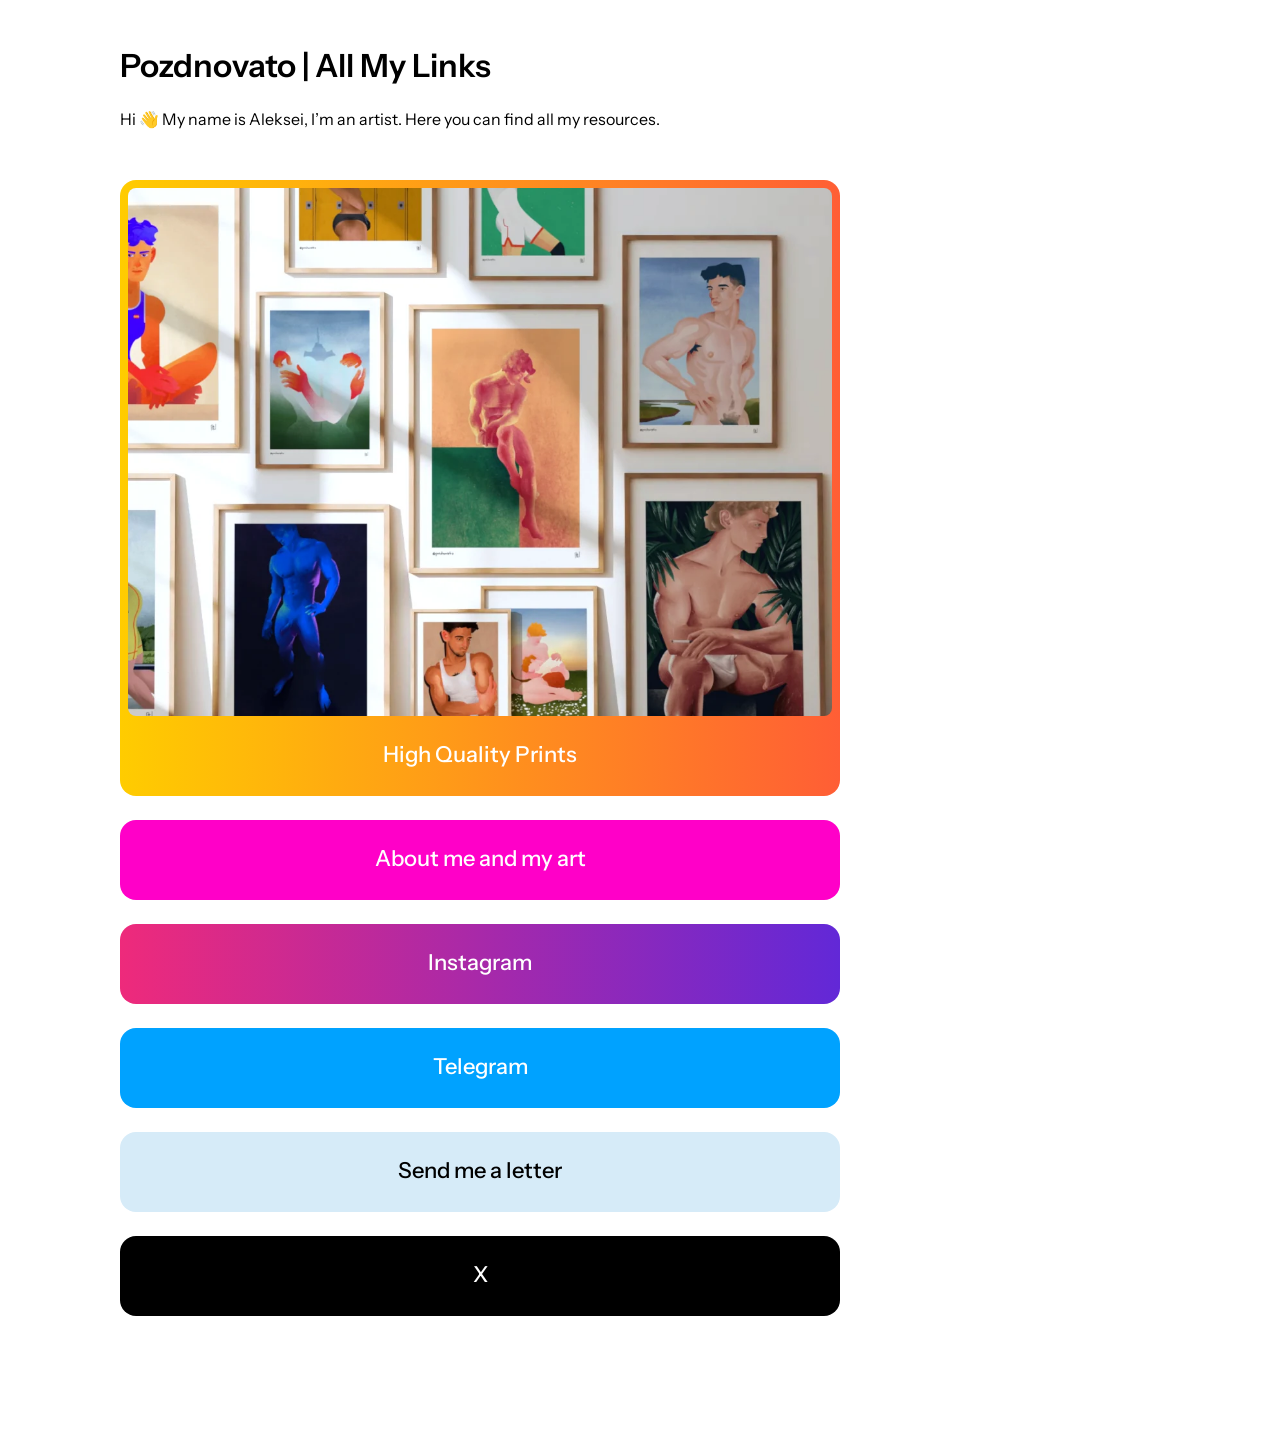
<file: index.html>
<!DOCTYPE html>
<html lang="en">
<head>
<meta charset="utf-8"/>
<title>Pozdnovato | All My Links</title>
<meta content="width=device-width, initial-scale=1" name="viewport"/>
<link href="/assets/css/style.css?v=8a0341d9" rel="stylesheet" type="text/css"/>
<link href="/assets/images/favicon.ico" rel="shortcut icon" type="image/x-icon"/>
<link href="/assets/images/webclip.png" rel="apple-touch-icon"/>
</head>
<body>
<div class="page page--links" id="top">

  <header class="hero about-hero">
    <div class="name-row reveal">
      <h1 class="name">Pozdnovato | All My Links</h1>
    </div>
    <div class="bio rich-text reveal">
      <p>Hi 👋 My name is Aleksei, I’m an artist. Here you can find all my resources.</p>
    </div>
  </header>

  <nav class="about-links">
    <a href="https://www.therainbowcollective.co/collections/aleksei-pozdnovato" class="about-link about-link--image reveal" style="--pill-bg: linear-gradient(to right, #ffcc00, #ff5e35); --pill-fg: #ffffff" target="_blank" rel="noopener"><img class="about-link-image" src="/assets/images/notion-link-f3bf7a3e1ff0.webp" alt="" loading="lazy" decoding="async"/><span class="about-link-label">High Quality Prints</span></a>
    <a href="https://theramblepress.substack.com/p/aleksei-pozdnovato" class="about-link reveal" style="--pill-bg: #ff00c8; --pill-fg: #ffffff" target="_blank" rel="noopener">About me and my art</a>
    <a href="https://www.instagram.com/pozdnovato/" class="about-link reveal" style="--pill-bg: linear-gradient(to right, #ee2a7b, #6228d7); --pill-fg: #ffffff" target="_blank" rel="noopener">Instagram</a>
    <a href="https://t.me/pozdnovato_o" class="about-link reveal" style="--pill-bg: #00a2ff; --pill-fg: #ffffff" target="_blank" rel="noopener">Telegram</a>
    <a href="mailto:pzdnovato@gmail.com" class="about-link reveal" style="--pill-bg: #d6ebf8; --pill-fg: #000000">Send me a letter</a>
    <a href="https://x.com/pozdnovato" class="about-link reveal" style="--pill-bg: #000000; --pill-fg: #ffffff" target="_blank" rel="noopener">X</a>
  </nav>

</div>
<script src="/assets/js/main.js?v=acf08a41" defer></script>
</body>
</html>
</file>
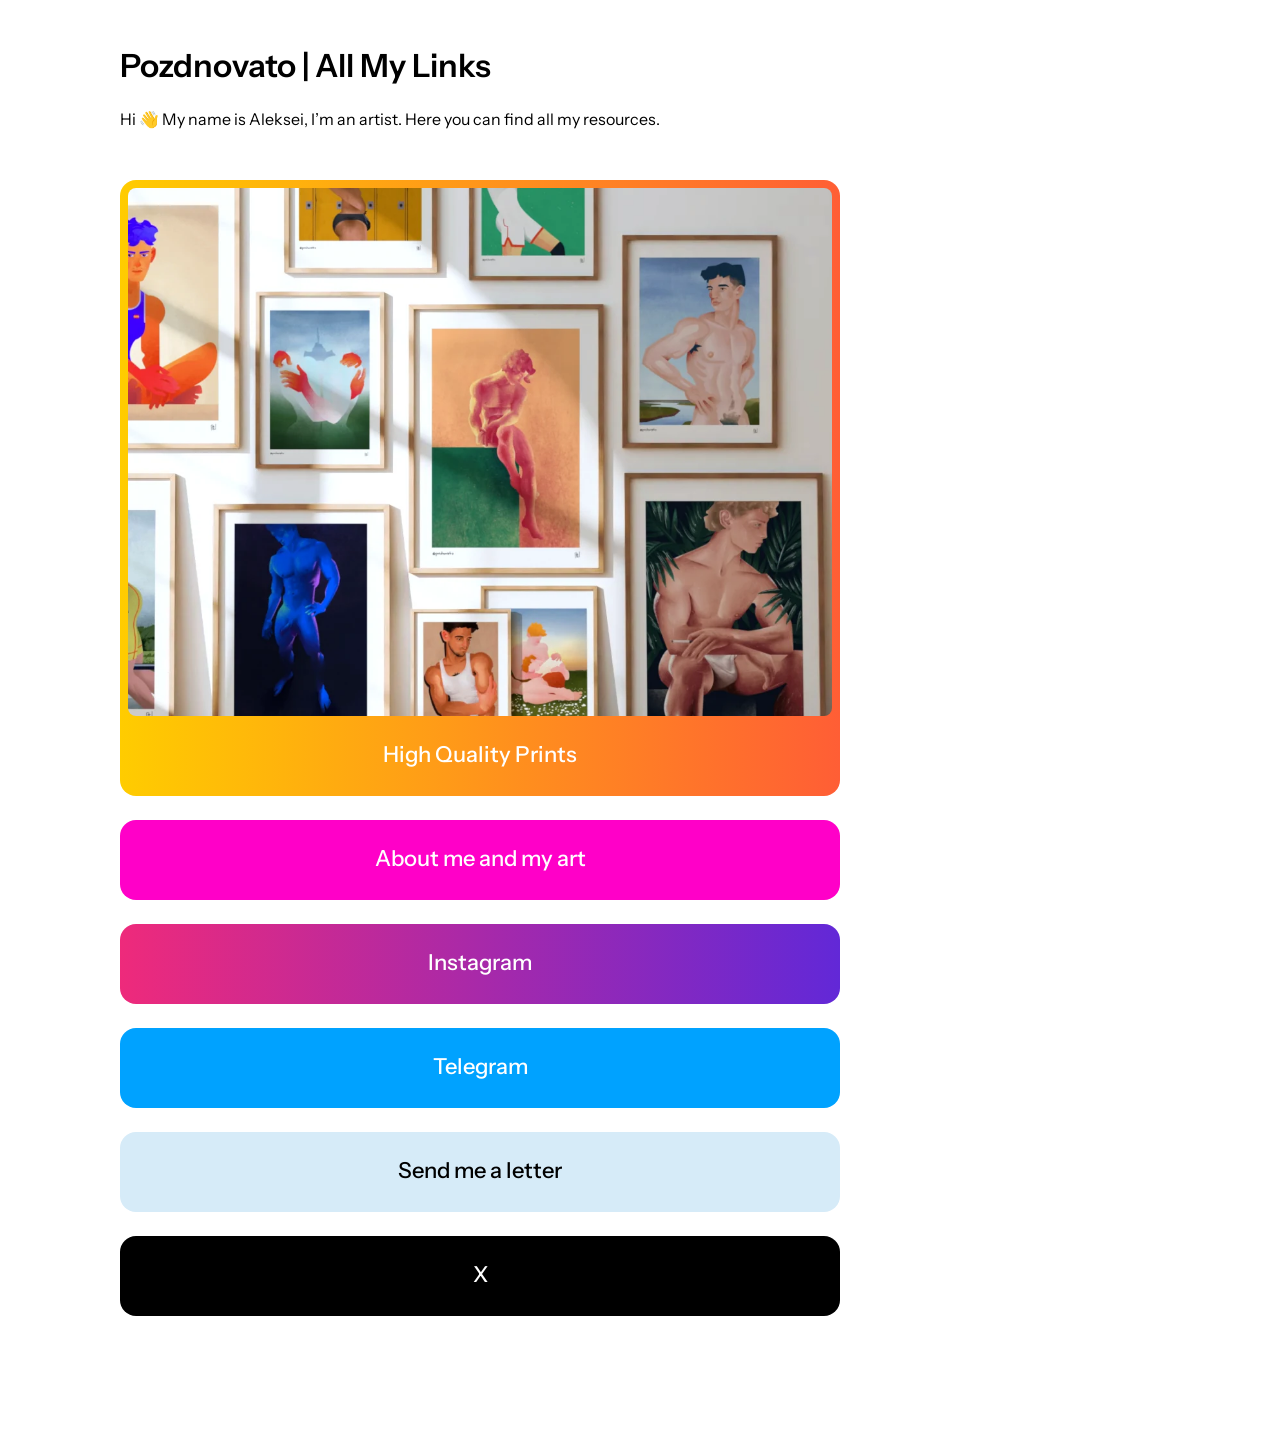
<file: about.html>
<!DOCTYPE html>
<html lang="en">
<head>
<meta charset="utf-8"/>
<title>Redirecting&hellip;</title>
<meta http-equiv="refresh" content="0; url=/"/>
<link rel="canonical" href="/"/>
<script>location.replace("/");</script>
</head>
<body><a href="/">Continue</a></body>
</html>
</file>
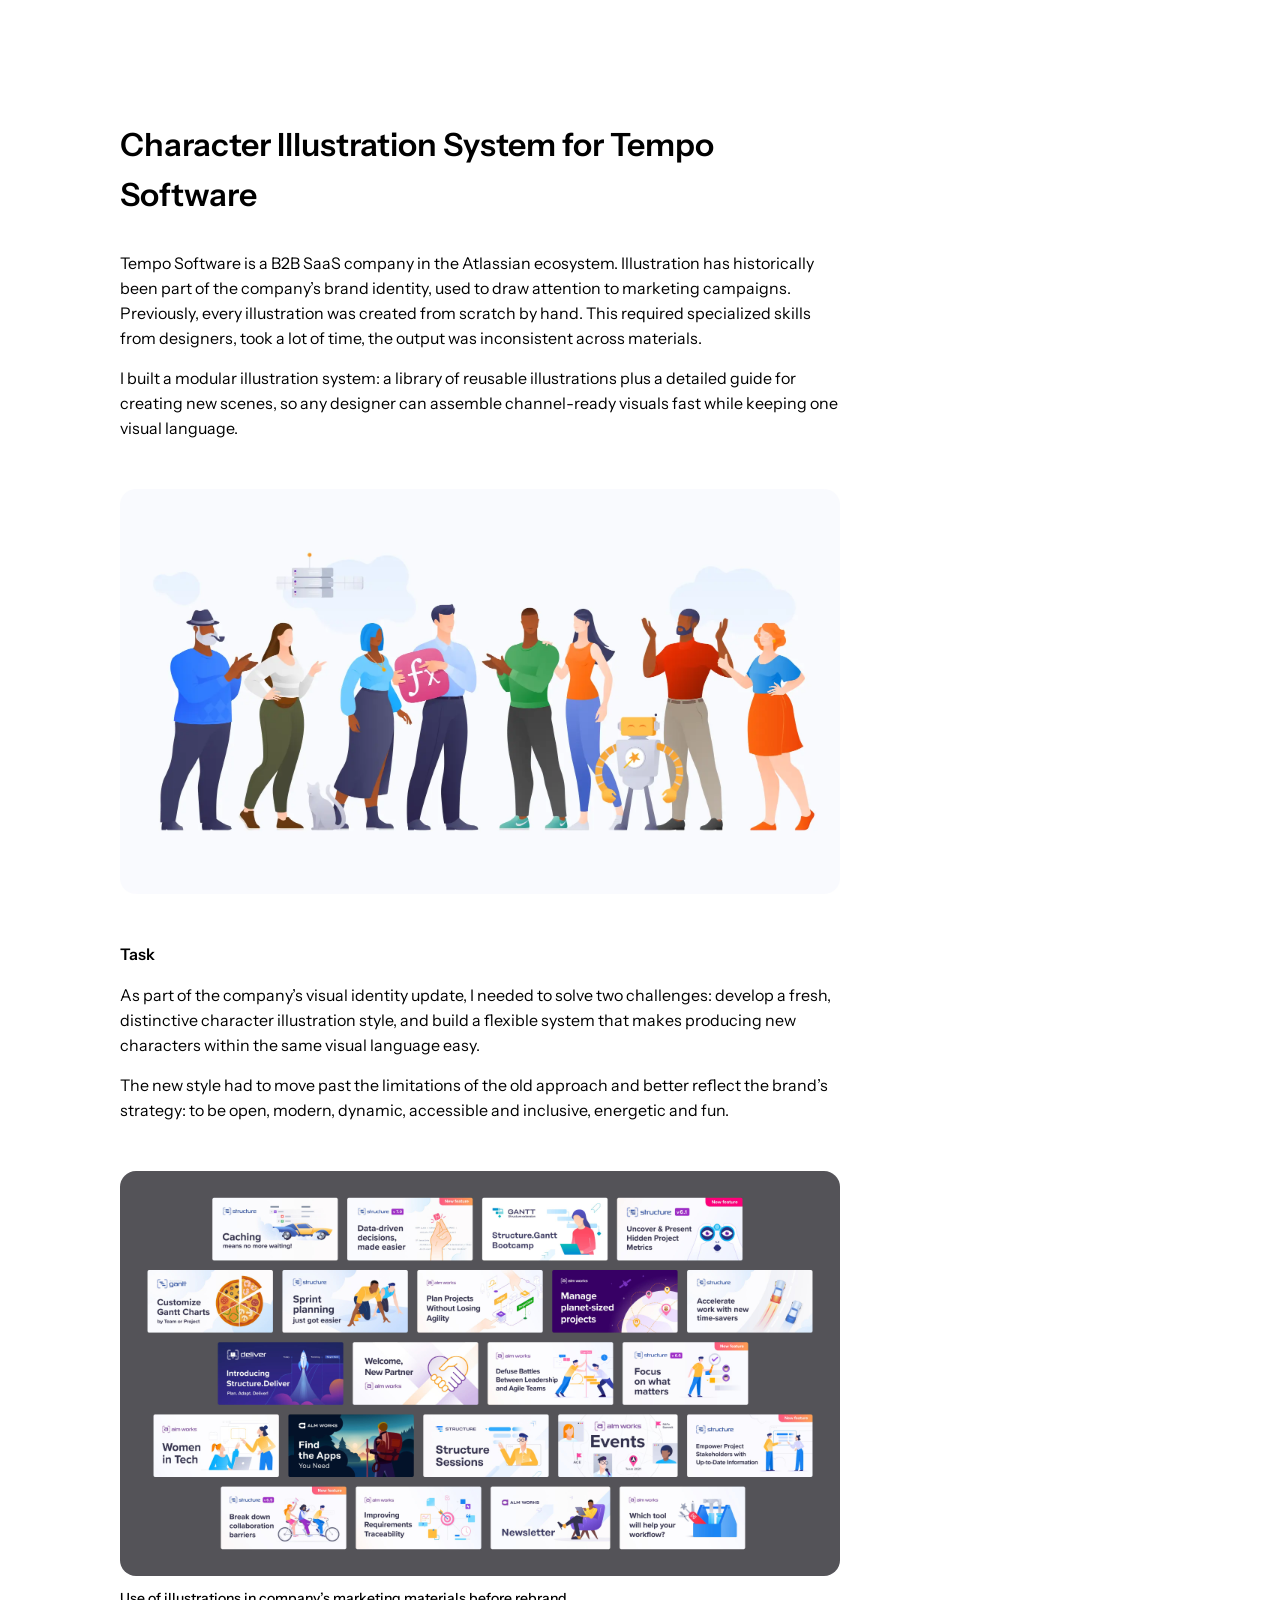
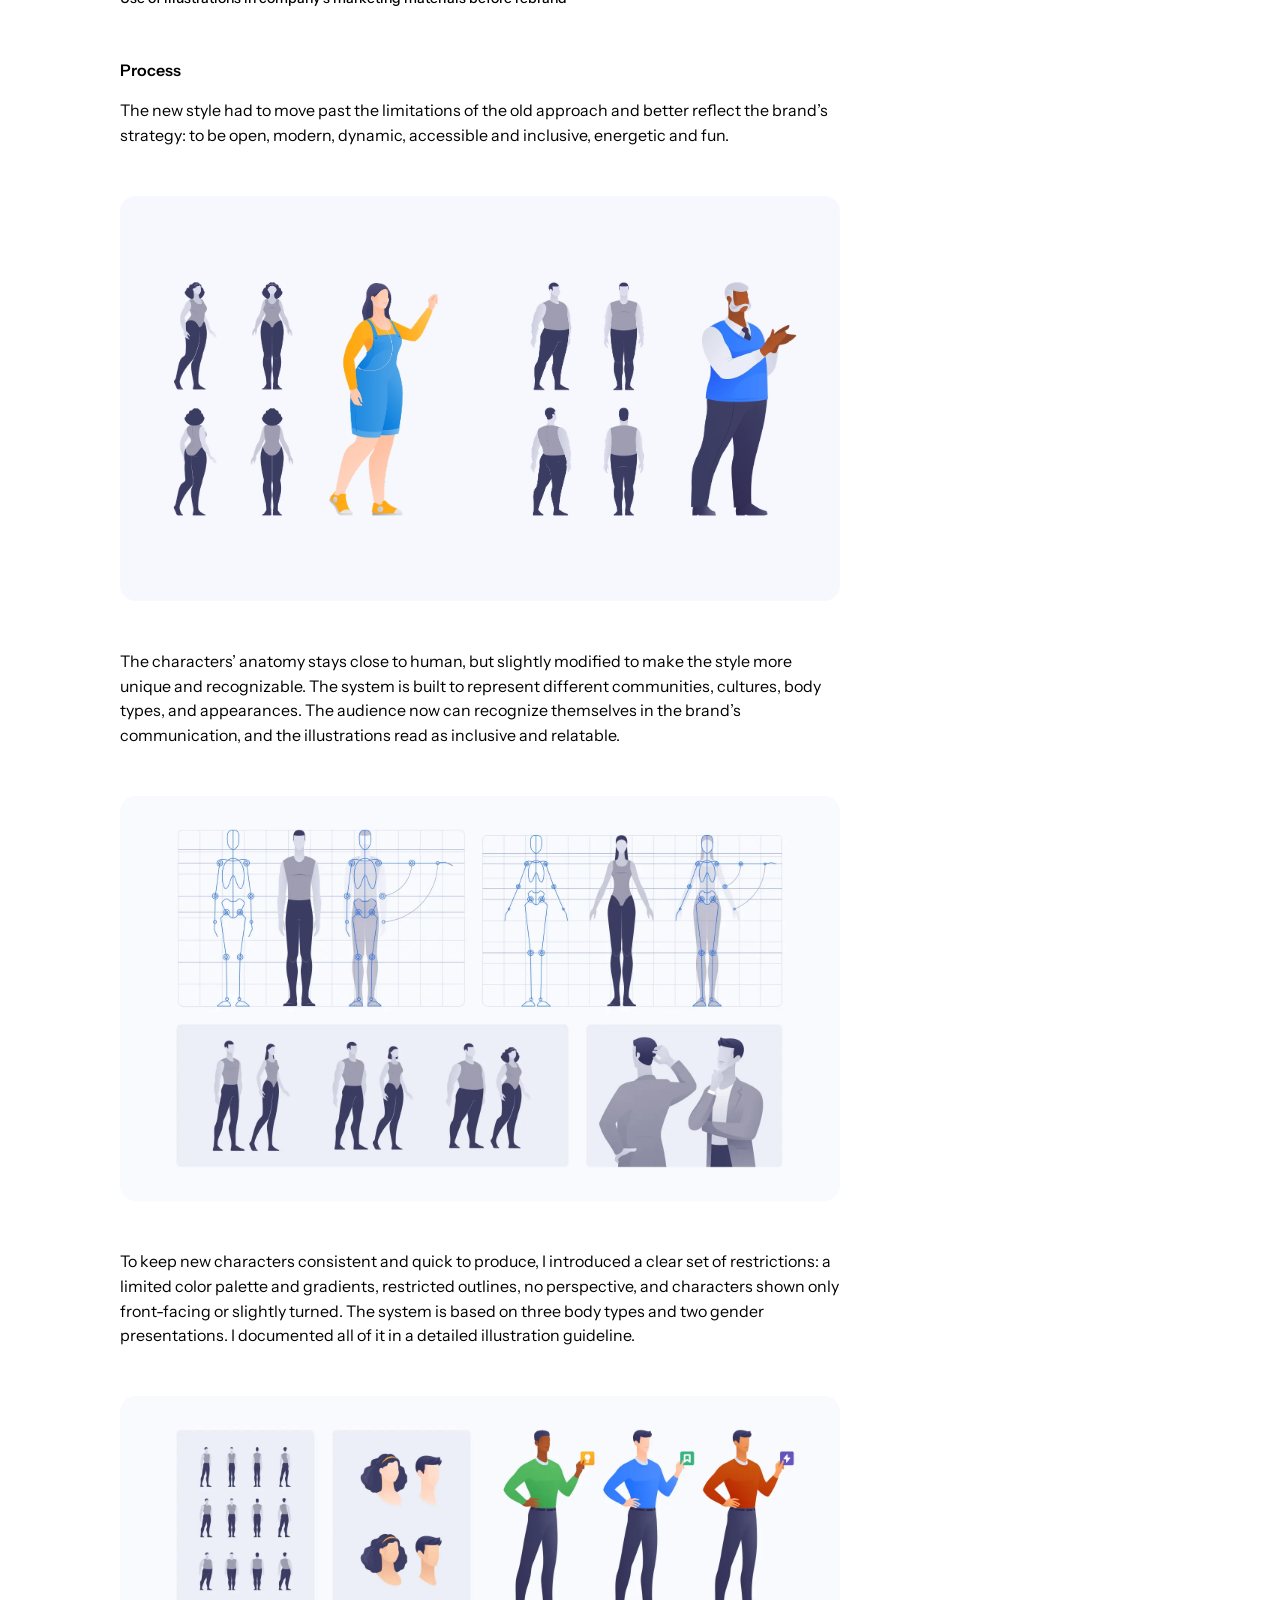
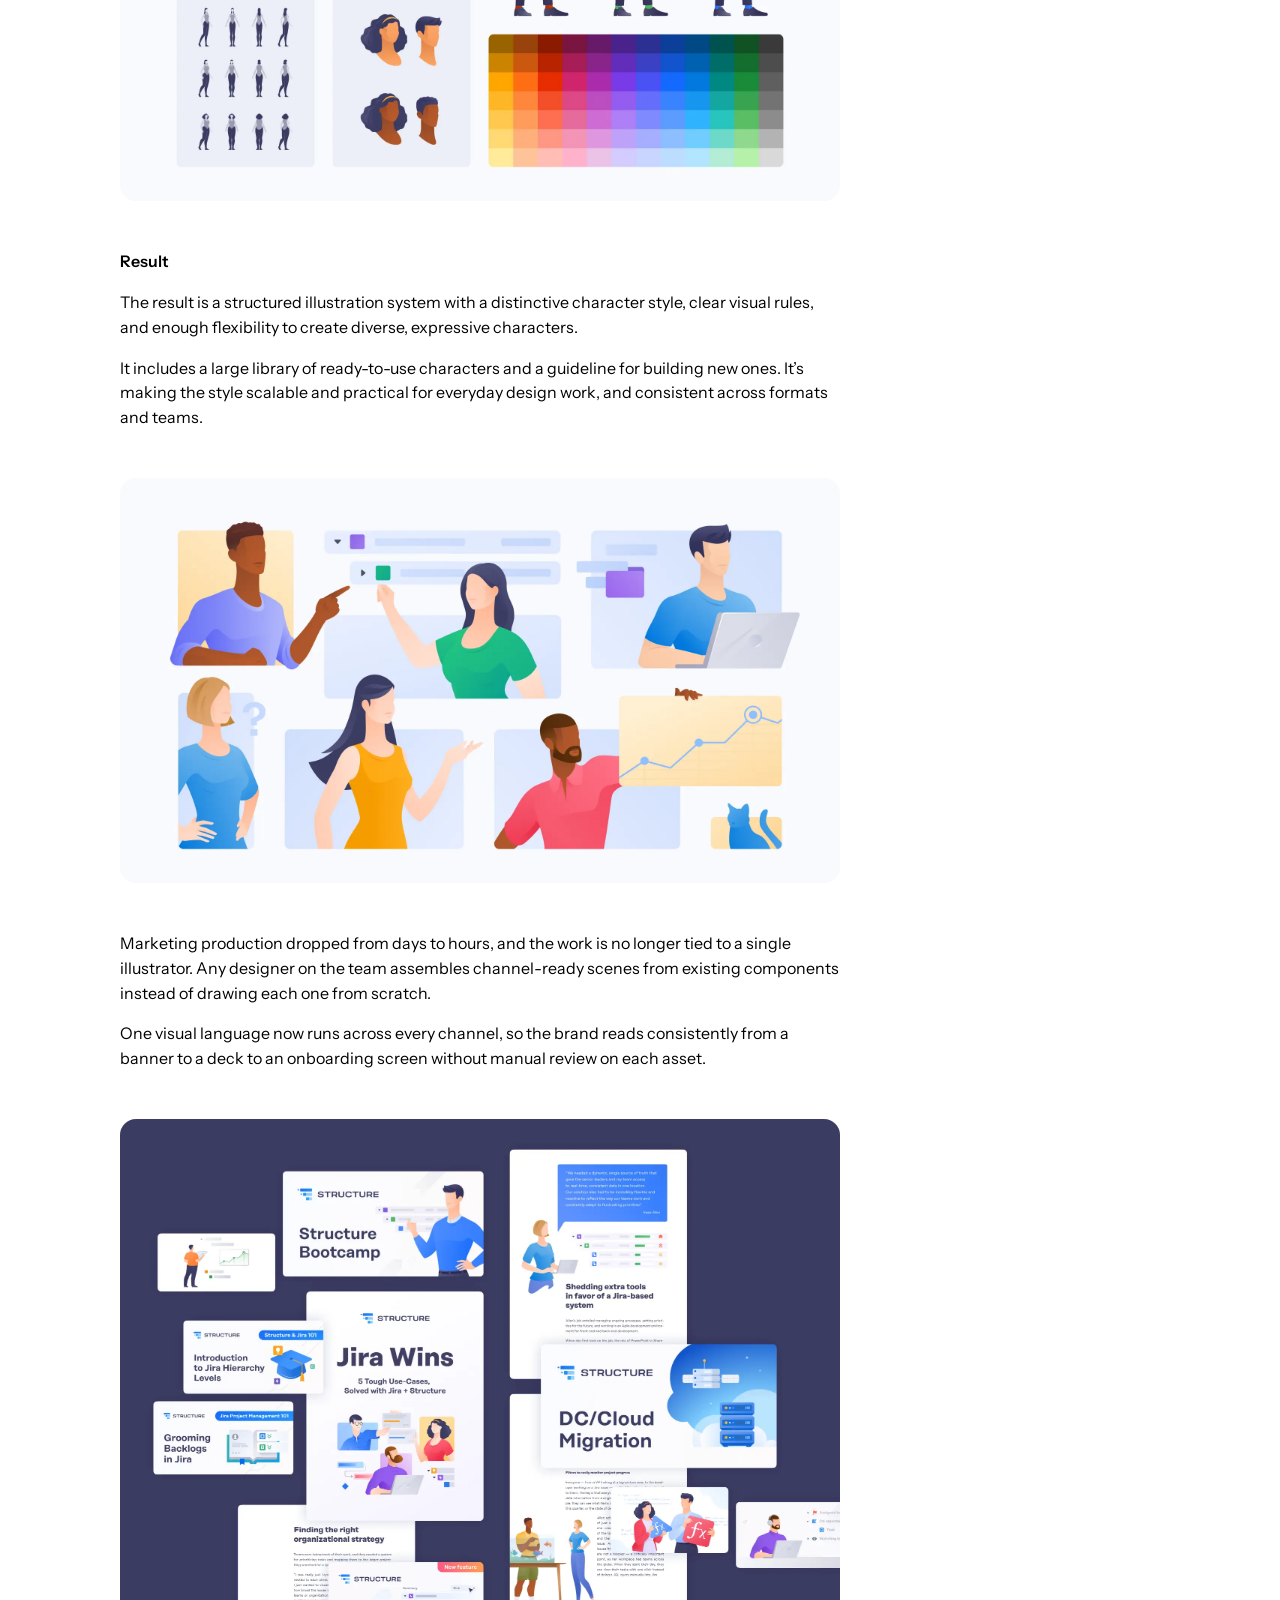
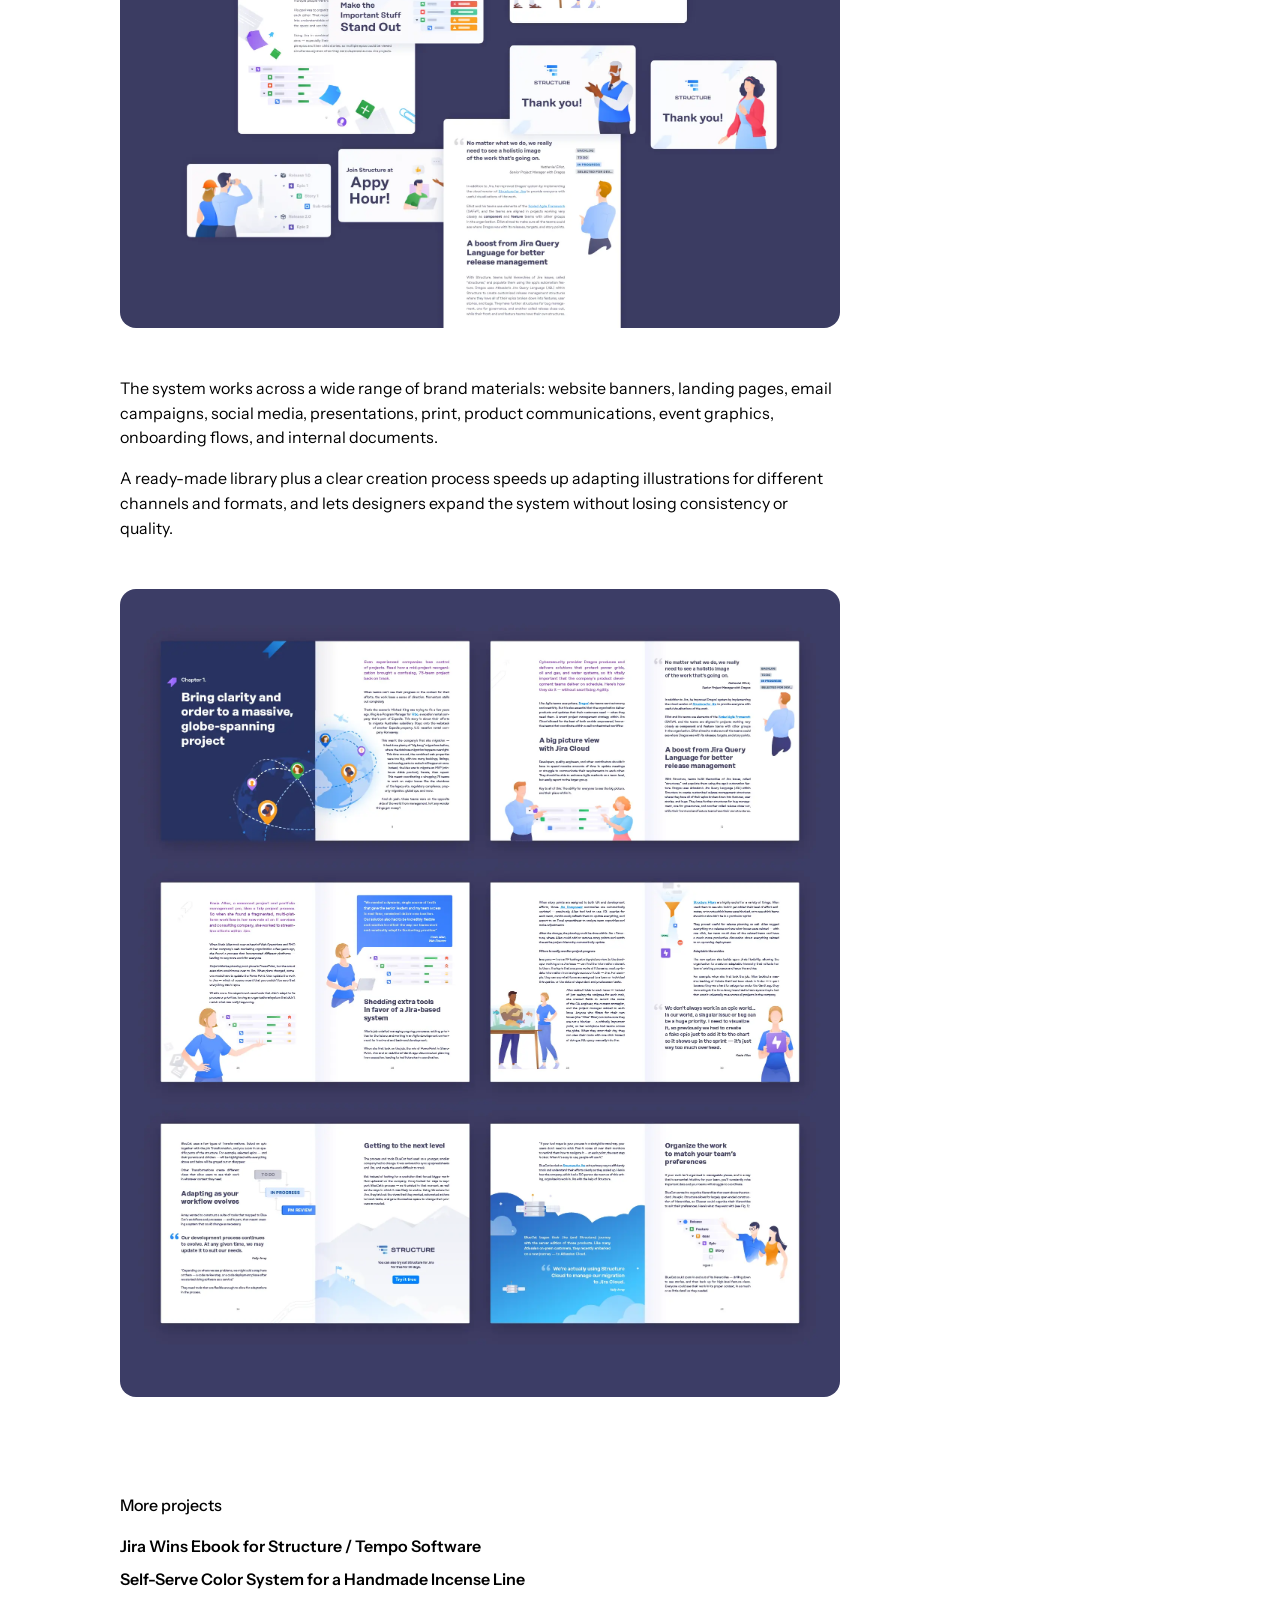
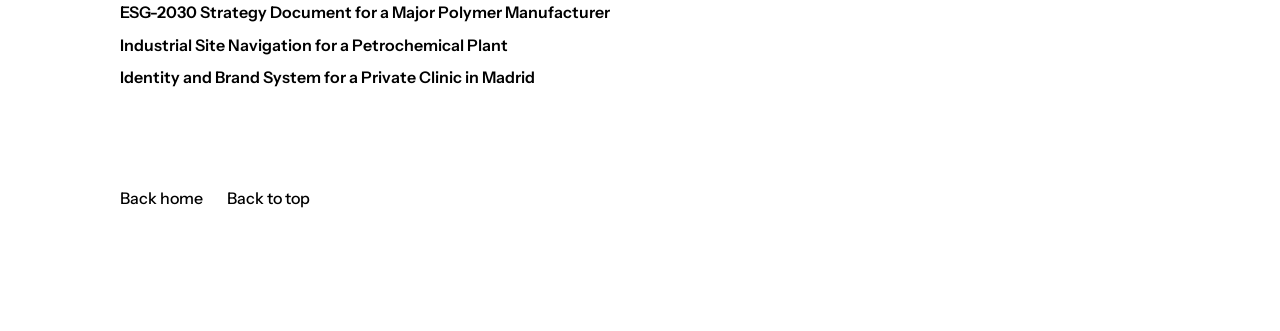
<file: character-illustration-system.html>
<!DOCTYPE html>
<html lang="en">
<head>
<meta charset="utf-8"/>
<title>Aleksei Gorokhovskii | Character Illustration System for Tempo Software</title>
<meta content="width=device-width, initial-scale=1" name="viewport"/>
<link href="/assets/css/style.css" rel="stylesheet" type="text/css"/>
<link href="/assets/images/favicon.ico" rel="shortcut icon" type="image/x-icon"/>
<link href="/assets/images/webclip.png" rel="apple-touch-icon"/>
</head>
<body>
<div class="page" id="top">

  <h1 class="project-title-main reveal">Character Illustration System for Tempo Software</h1>

  <div class="intro rich-text reveal">
    <p>Tempo Software is a B2B SaaS company in the Atlassian ecosystem. Illustration has historically been part of the company’s brand identity, used to draw attention to marketing campaigns. Previously, every illustration was created from scratch by hand. This required specialized skills from designers, took a lot of time, the output was inconsistent across materials.</p>
    <p>I built a modular illustration system: a library of reusable illustrations plus a detailed guide for creating new scenes, so any designer can assemble channel-ready visuals fast while keeping one visual language.</p>
  </div>

  <figure class="case-figure reveal">
    <img class="case-image" src="/assets/images/notion-character-illustration-system-img1-3e19de8a.webp" loading="lazy" alt=""/>
  </figure>
  <section class="case-section rich-text reveal">
    <p><strong>Task</strong></p>
    <p>As part of the company’s visual identity update, I needed to solve two challenges: develop a fresh, distinctive character illustration style, and build a flexible system that makes producing new characters within the same visual language easy.</p>
    <p>The new style had to move past the limitations of the old approach and better reflect the brand’s strategy: to be open, modern, dynamic, accessible and inclusive, energetic and fun.</p>
  </section>
  <figure class="case-figure reveal">
    <img class="case-image" src="/assets/images/notion-character-illustration-system-img2-3e19de8a.jpg" loading="lazy" alt=""/>
    <figcaption class="case-caption">Use of illustrations in company’s marketing materials before rebrand</figcaption>
  </figure>
  <section class="case-section rich-text reveal">
    <p><strong>Process</strong></p>
    <p>The new style had to move past the limitations of the old approach and better reflect the brand’s strategy: to be open, modern, dynamic, accessible and inclusive, energetic and fun.</p>
  </section>
  <figure class="case-figure reveal">
    <img class="case-image" src="/assets/images/notion-character-illustration-system-img3-3e19de8a.webp" loading="lazy" alt=""/>
  </figure>
  <section class="case-section rich-text reveal">
    <p>The characters’ anatomy stays close to human, but slightly modified to make the style more unique and recognizable. The system is built to represent different communities, cultures, body types, and appearances. The audience now can recognize themselves in the brand’s communication, and the illustrations read as inclusive and relatable.</p>
  </section>
  <figure class="case-figure reveal">
    <img class="case-image" src="/assets/images/notion-character-illustration-system-img4-3e19de8a.webp" loading="lazy" alt=""/>
  </figure>
  <section class="case-section rich-text reveal">
    <p>To keep new characters consistent and quick to produce, I introduced a clear set of restrictions: a limited color palette and gradients, restricted outlines, no perspective, and characters shown only front-facing or slightly turned. The system is based on three body types and two gender presentations. I documented all of it in a detailed illustration guideline.</p>
  </section>
  <figure class="case-figure reveal">
    <img class="case-image" src="/assets/images/notion-character-illustration-system-img5-3e19de8a.webp" loading="lazy" alt=""/>
  </figure>
  <section class="case-section rich-text reveal">
    <p><strong>Result</strong></p>
    <p>The result is a structured illustration system with a distinctive character style, clear visual rules, and enough flexibility to create diverse, expressive characters.</p>
    <p>It includes a large library of ready-to-use characters and a guideline for building new ones. It’s making the style scalable and practical for everyday design work, and consistent across formats and teams.</p>
  </section>
  <figure class="case-figure reveal">
    <img class="case-image" src="/assets/images/notion-character-illustration-system-img6-3e19de8a.webp" loading="lazy" alt=""/>
  </figure>
  <section class="case-section rich-text reveal">
    <p>Marketing production dropped from days to hours, and the work is no longer tied to a single illustrator. Any designer on the team assembles channel-ready scenes from existing components instead of drawing each one from scratch.</p>
    <p>One visual language now runs across every channel, so the brand reads consistently from a banner to a deck to an onboarding screen without manual review on each asset.</p>
  </section>
  <figure class="case-figure reveal">
    <img class="case-image" src="/assets/images/notion-character-illustration-system-img7-3e19de8a.webp" loading="lazy" alt=""/>
  </figure>
  <section class="case-section rich-text reveal">
    <p>The system works across a wide range of brand materials: website banners, landing pages, email campaigns, social media, presentations, print, product communications, event graphics, onboarding flows, and internal documents.</p>
    <p>A ready-made library plus a clear creation process speeds up adapting illustrations for different channels and formats, and lets designers expand the system without losing consistency or quality.</p>
  </section>
  <figure class="case-figure reveal">
    <img class="case-image" src="/assets/images/notion-character-illustration-system-img8-3e19de8a.webp" loading="lazy" alt=""/>
  </figure>

  <nav class="more-projects reveal">
    <p class="section-label">More projects</p>
    <ul class="more-projects-list">
      <li><a href="/jira-wins-ebook.html" class="link">Jira Wins Ebook for Structure / Tempo Software</a></li>
      <li><a href="/self-serve-color-system.html" class="link">Self-Serve Color System for a Handmade Incense Line</a></li>
      <li><a href="/esg-2030-strategy-document.html" class="link">ESG-2030 Strategy Document for a Major Polymer Manufacturer</a></li>
      <li><a href="/industrial-site-navigation.html" class="link">Industrial Site Navigation for a Petrochemical Plant</a></li>
      <li><a href="/identity-and-brand-system.html" class="link">Identity and Brand System for a Private Clinic in Madrid</a></li>
    </ul>
  </nav>

  <footer class="footer reveal">
    <a href="/" class="link">Back home</a>
    <a href="#top" class="link">Back to top</a>
  </footer>

</div>
<script src="/assets/js/main.js" defer></script>
</body>
</html>
</file>
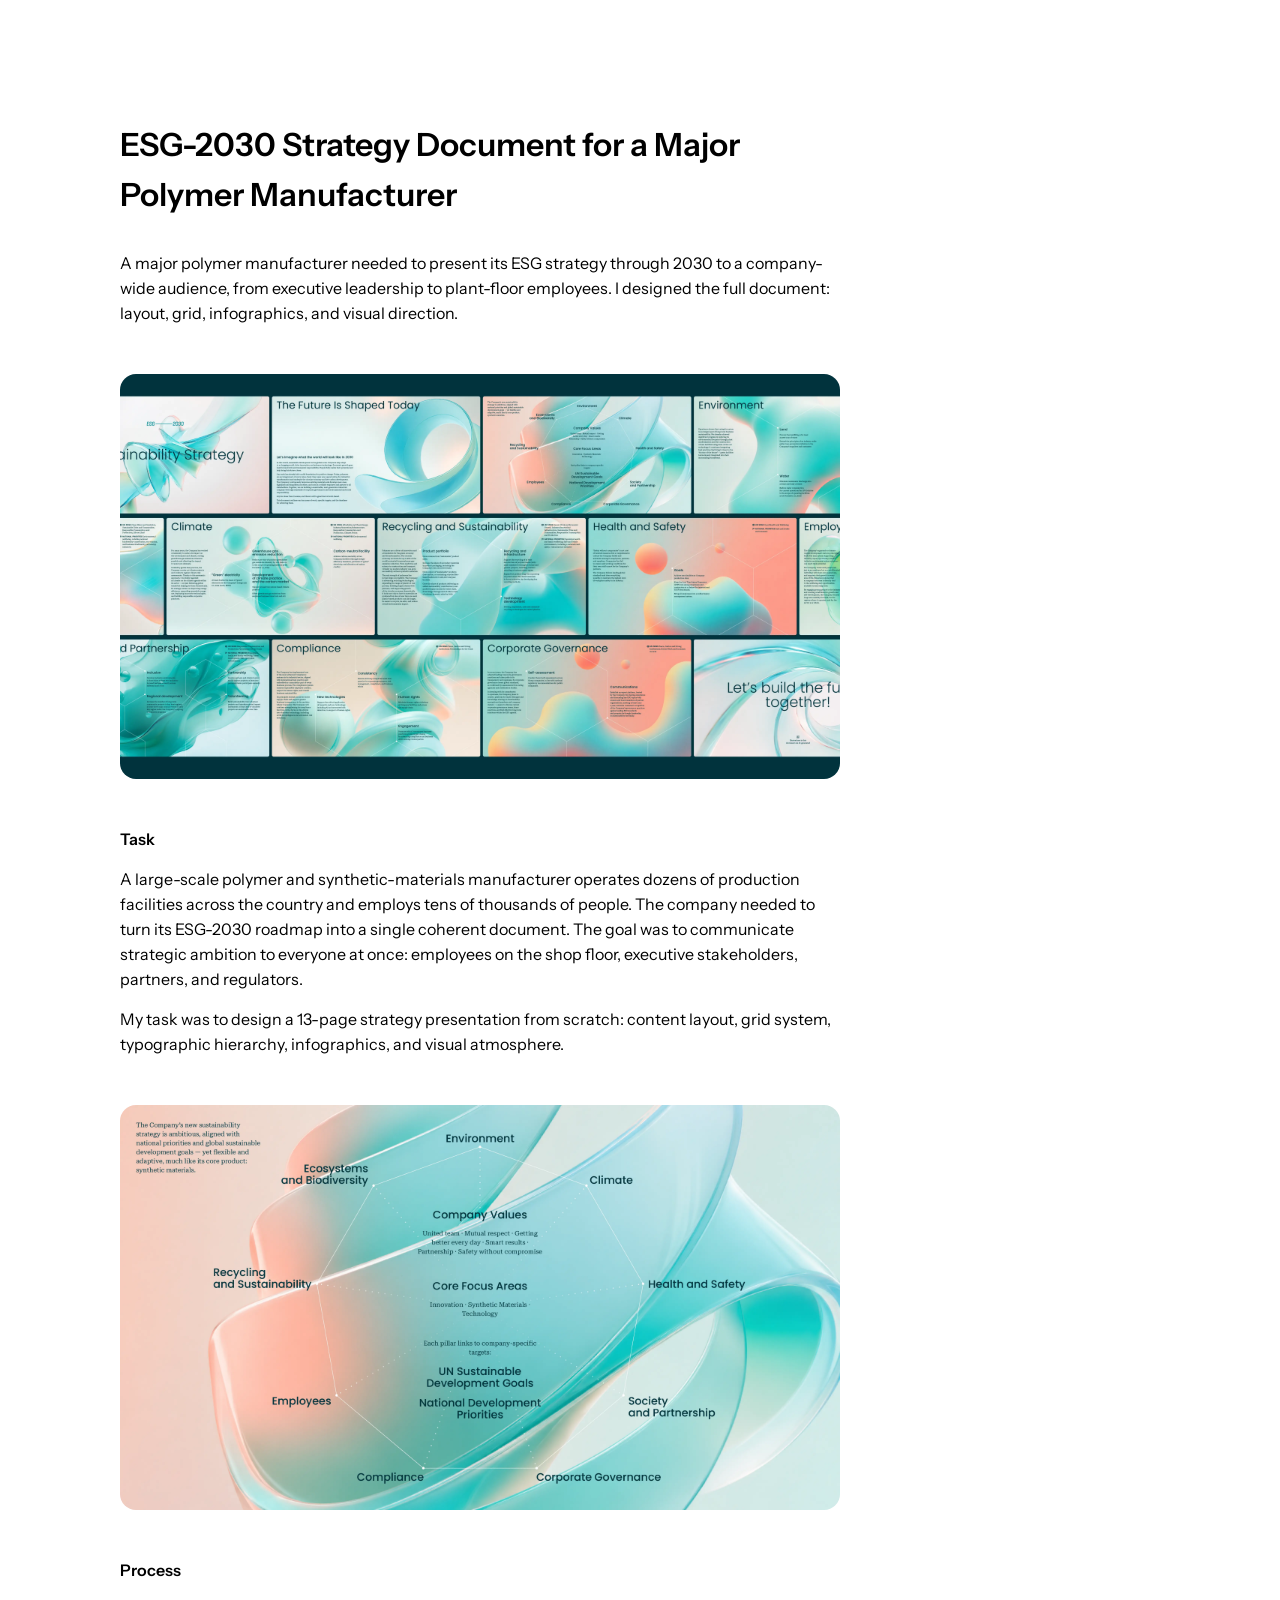
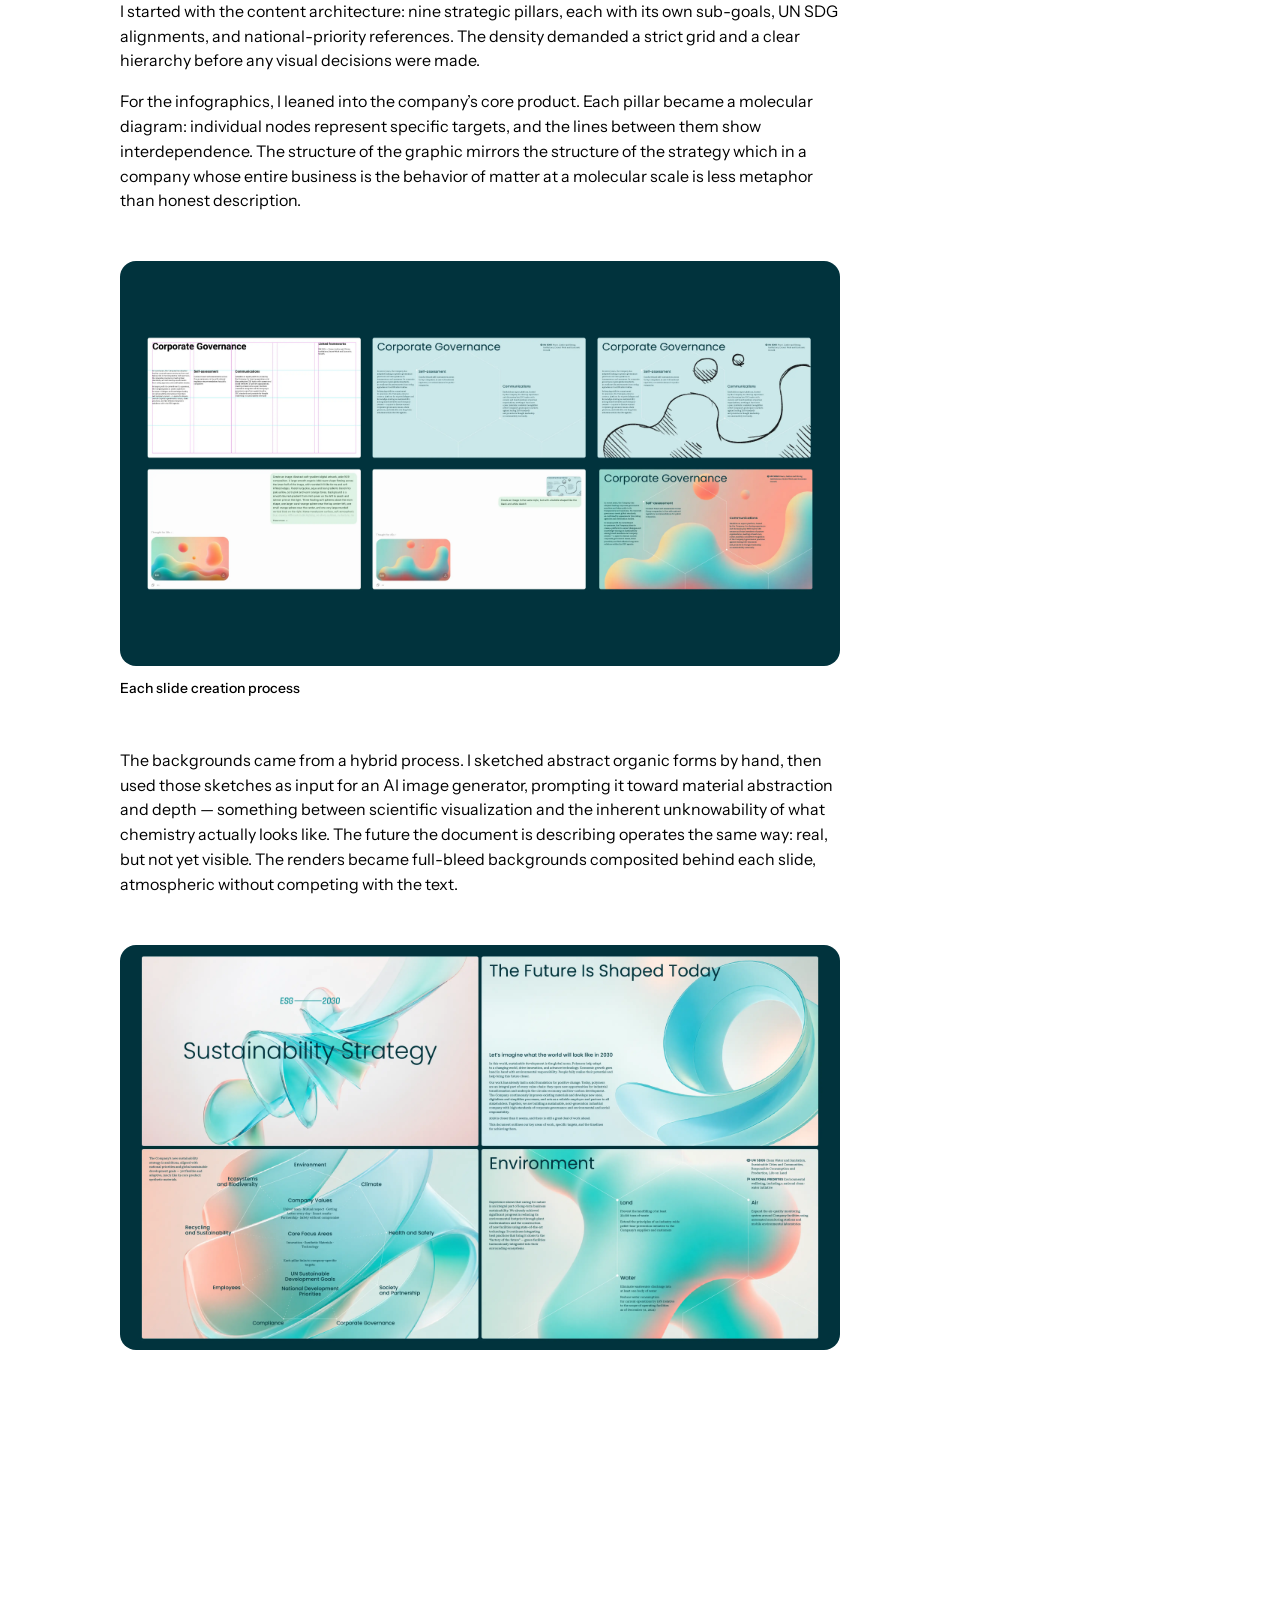
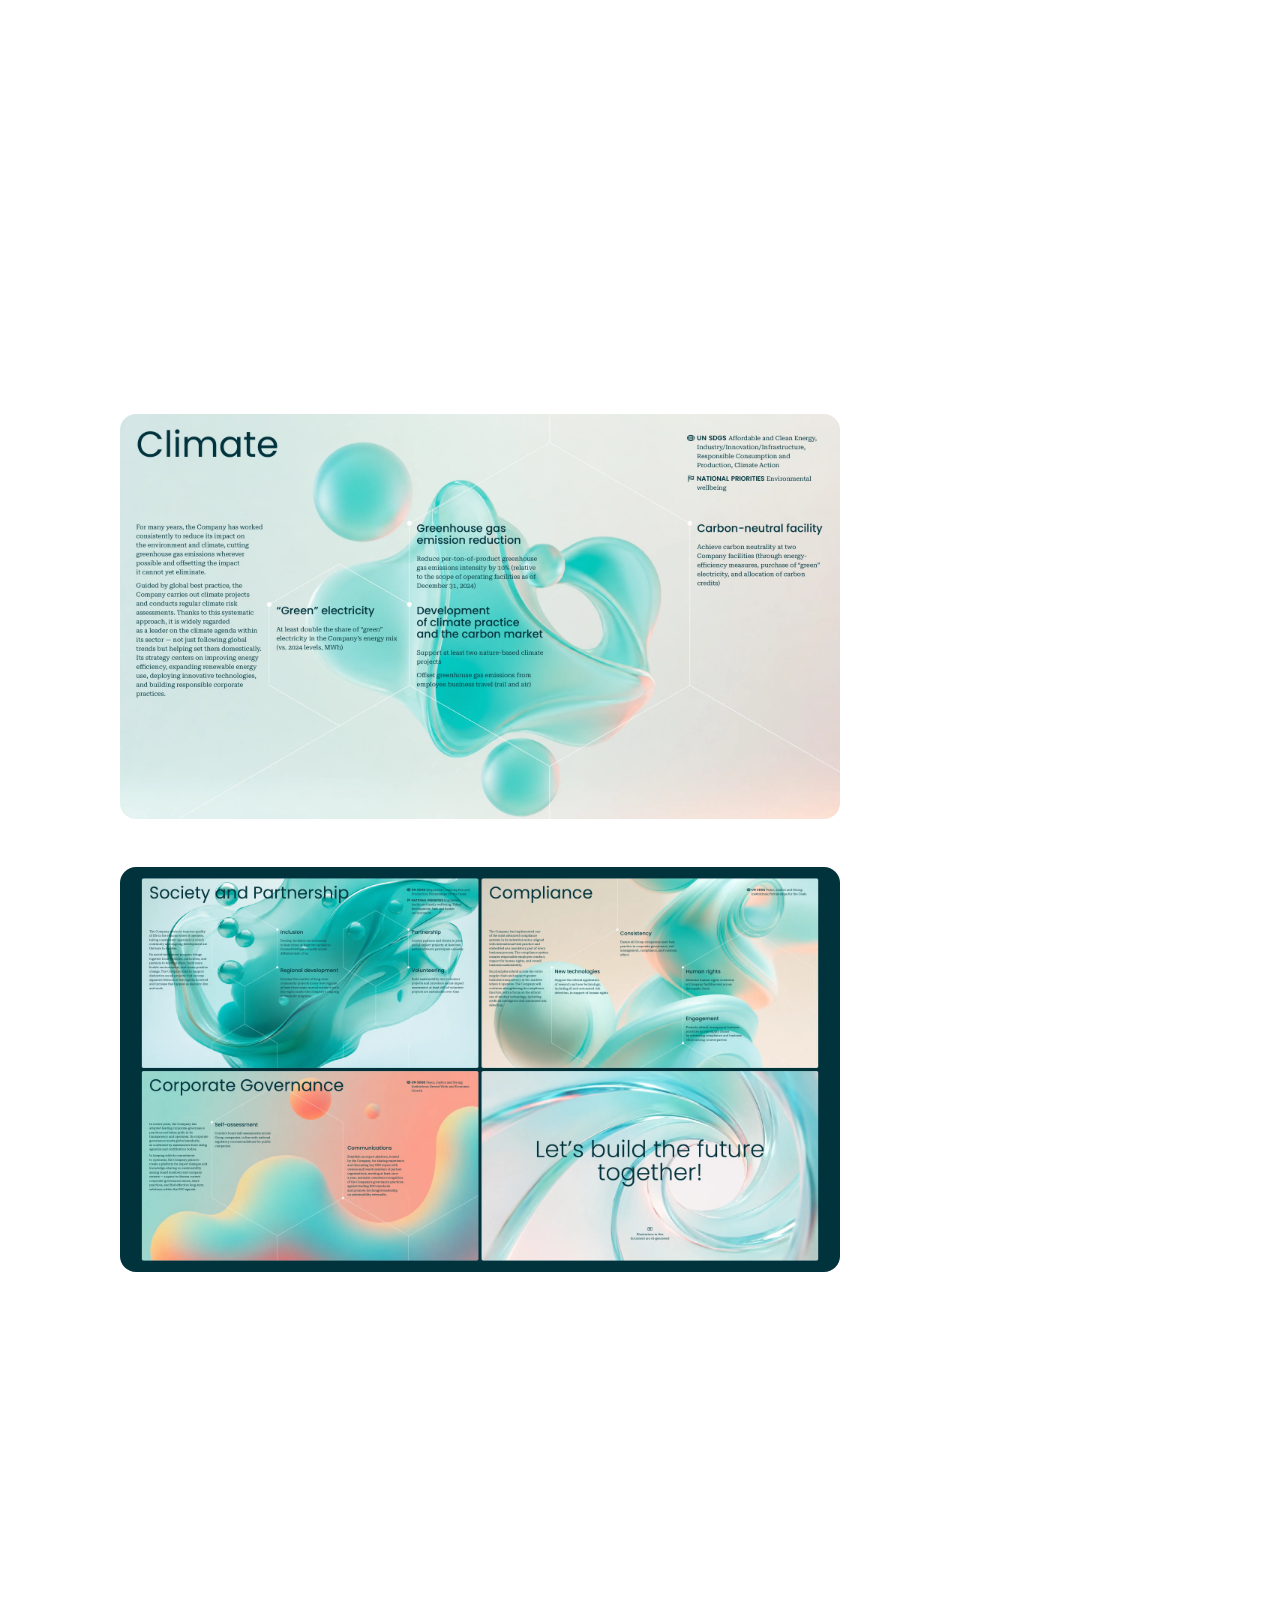
<file: esg-2030-strategy-document.html>
<!DOCTYPE html>
<html lang="en">
<head>
<meta charset="utf-8"/>
<title>Aleksei Gorokhovskii | ESG-2030 Strategy Document for a Major Polymer Manufacturer</title>
<meta content="width=device-width, initial-scale=1" name="viewport"/>
<link href="/assets/css/style.css" rel="stylesheet" type="text/css"/>
<link href="/assets/images/favicon.ico" rel="shortcut icon" type="image/x-icon"/>
<link href="/assets/images/webclip.png" rel="apple-touch-icon"/>
</head>
<body>
<div class="page" id="top">

  <h1 class="project-title-main reveal">ESG-2030 Strategy Document for a Major Polymer Manufacturer</h1>

  <div class="intro rich-text reveal">
    <p>A major polymer manufacturer needed to present its ESG strategy through 2030 to a company-wide audience, from executive leadership to plant-floor employees. I designed the full document: layout, grid, infographics, and visual direction.</p>
  </div>

  <figure class="case-figure reveal">
    <img class="case-image" src="/assets/images/notion-esg-2030-strategy-document-img1-3e19de8a.webp" loading="lazy" alt=""/>
  </figure>
  <section class="case-section rich-text reveal">
    <p><strong>Task</strong></p>
    <p>A large-scale polymer and synthetic-materials manufacturer operates dozens of production facilities across the country and employs tens of thousands of people. The company needed to turn its ESG-2030 roadmap into a single coherent document. The goal was to communicate strategic ambition to everyone at once: employees on the shop floor, executive stakeholders, partners, and regulators.</p>
    <p>My task was to design a 13-page strategy presentation from scratch: content layout, grid system, typographic hierarchy, infographics, and visual atmosphere.</p>
  </section>
  <figure class="case-figure reveal">
    <img class="case-image" src="/assets/images/notion-esg-2030-strategy-document-img2-3e19de8a.webp" loading="lazy" alt=""/>
  </figure>
  <section class="case-section rich-text reveal">
    <p><strong>Process</strong></p>
    <p>I started with the content architecture: nine strategic pillars, each with its own sub-goals, UN SDG alignments, and national-priority references. The density demanded a strict grid and a clear hierarchy before any visual decisions were made.</p>
    <p>For the infographics, I leaned into the company’s core product. Each pillar became a molecular diagram: individual nodes represent specific targets, and the lines between them show interdependence. The structure of the graphic mirrors the structure of the strategy which in a company whose entire business is the behavior of matter at a molecular scale is less metaphor than honest description.</p>
  </section>
  <figure class="case-figure reveal">
    <img class="case-image" src="/assets/images/notion-esg-2030-strategy-document-img3-3e19de8a.webp" loading="lazy" alt=""/>
    <figcaption class="case-caption">Each slide creation process</figcaption>
  </figure>
  <section class="case-section rich-text reveal">
    <p>The backgrounds came from a hybrid process. I sketched abstract organic forms by hand, then used those sketches as input for an AI image generator, prompting it toward material abstraction and depth — something between scientific visualization and the inherent unknowability of what chemistry actually looks like. The future the document is describing operates the same way: real, but not yet visible. The renders became full-bleed backgrounds composited behind each slide, atmospheric without competing with the text.</p>
  </section>
  <figure class="case-figure reveal">
    <img class="case-image" src="/assets/images/notion-esg-2030-strategy-document-img4-3e19de8a.webp" loading="lazy" alt=""/>
  </figure>
  <section class="case-section rich-text reveal">
    <p><strong>Result</strong></p>
    <p>A 13-page document now in active use as the primary communication vehicle for the company’s sustainability commitments through 2030. The client signed off on the visual direction without major revisions.</p>
  </section>
  <figure class="case-figure reveal">
    <img class="case-image" src="/assets/images/notion-esg-2030-strategy-document-img5-3e19de8a.webp" loading="lazy" alt=""/>
  </figure>
  <figure class="case-figure reveal">
    <img class="case-image" src="/assets/images/notion-esg-2030-strategy-document-img6-3e19de8a.webp" loading="lazy" alt=""/>
  </figure>
  <figure class="case-figure reveal">
    <img class="case-image" src="/assets/images/notion-esg-2030-strategy-document-img7-3e19de8a.webp" loading="lazy" alt=""/>
  </figure>
  <figure class="case-figure reveal">
    <img class="case-image" src="/assets/images/notion-esg-2030-strategy-document-img8-3e19de8a.webp" loading="lazy" alt=""/>
  </figure>
  <figure class="case-figure reveal">
    <img class="case-image" src="/assets/images/notion-esg-2030-strategy-document-img9-3e19de8a.webp" loading="lazy" alt=""/>
  </figure>

  <nav class="more-projects reveal">
    <p class="section-label">More projects</p>
    <ul class="more-projects-list">
      <li><a href="/character-illustration-system.html" class="link">Character Illustration System for Tempo Software</a></li>
      <li><a href="/jira-wins-ebook.html" class="link">Jira Wins Ebook for Structure / Tempo Software</a></li>
      <li><a href="/self-serve-color-system.html" class="link">Self-Serve Color System for a Handmade Incense Line</a></li>
      <li><a href="/industrial-site-navigation.html" class="link">Industrial Site Navigation for a Petrochemical Plant</a></li>
      <li><a href="/identity-and-brand-system.html" class="link">Identity and Brand System for a Private Clinic in Madrid</a></li>
    </ul>
  </nav>

  <footer class="footer reveal">
    <a href="/" class="link">Back home</a>
    <a href="#top" class="link">Back to top</a>
  </footer>

</div>
<script src="/assets/js/main.js" defer></script>
</body>
</html>
</file>
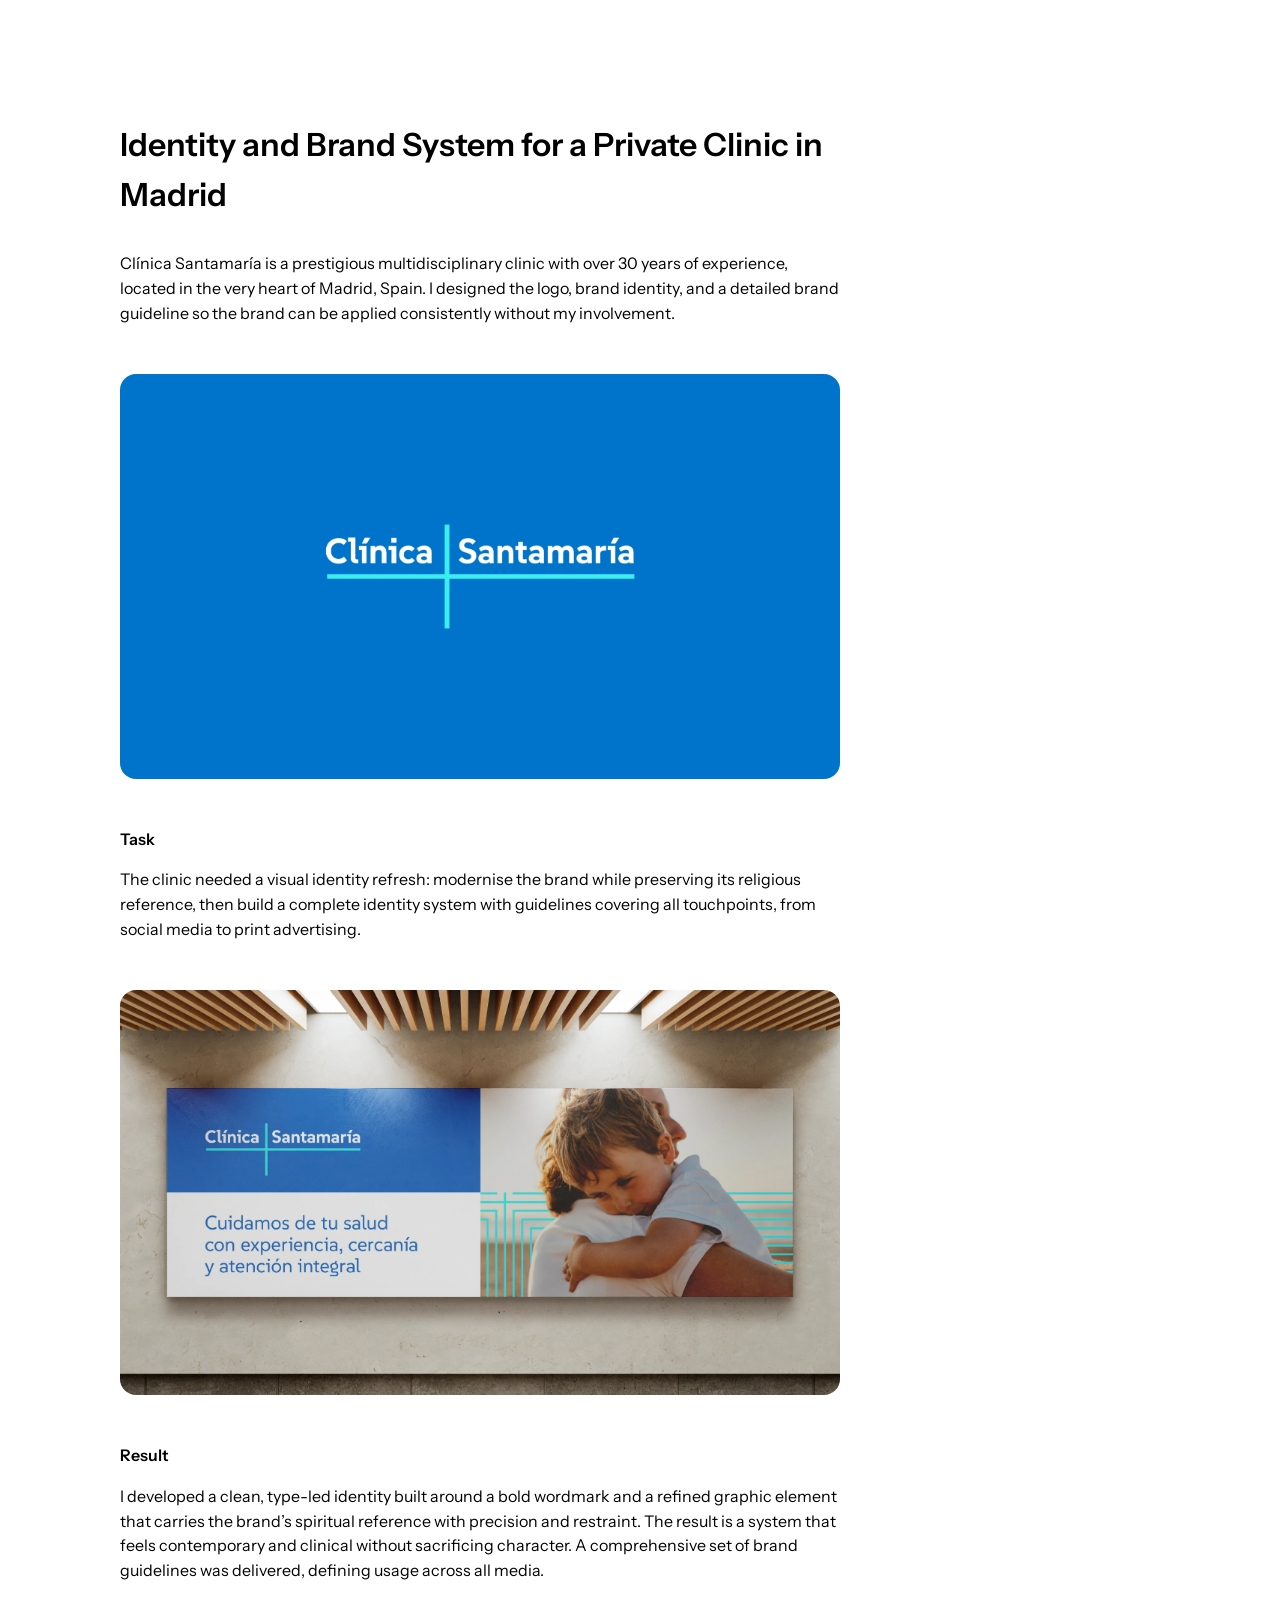
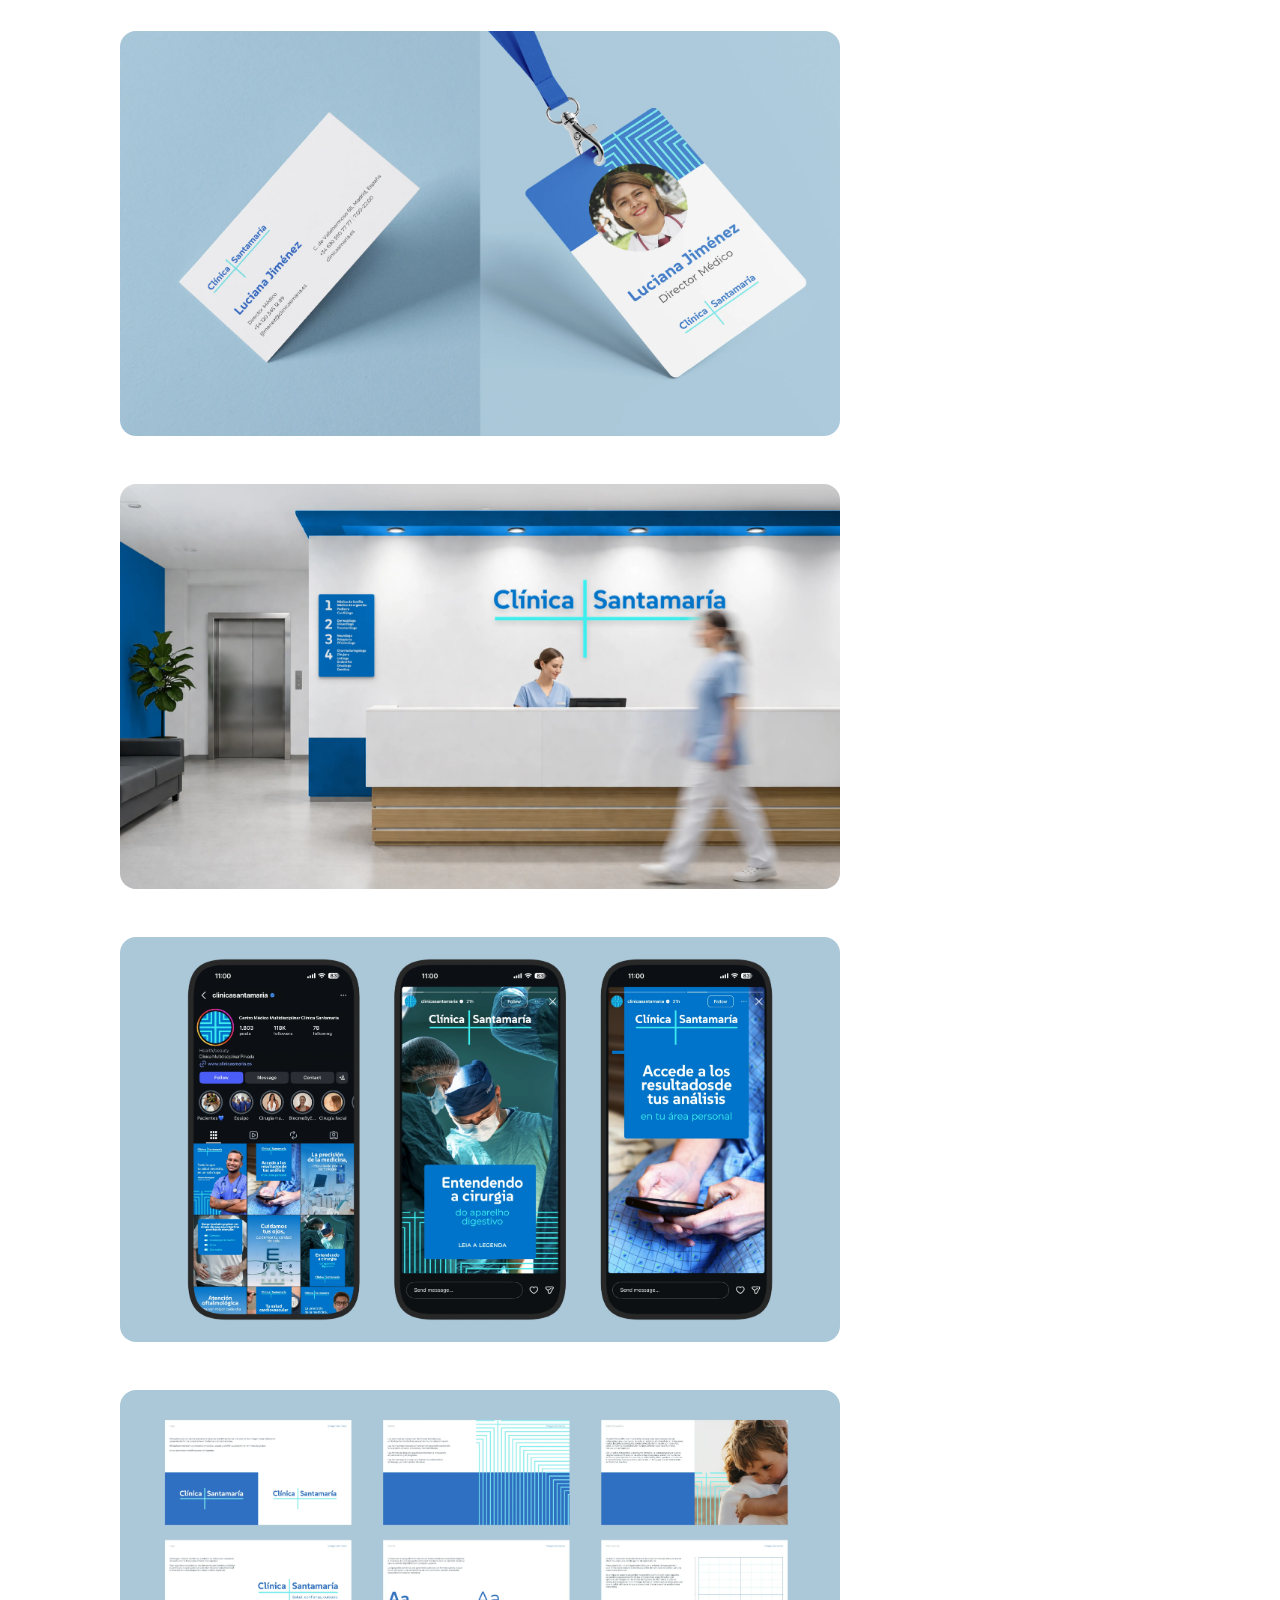
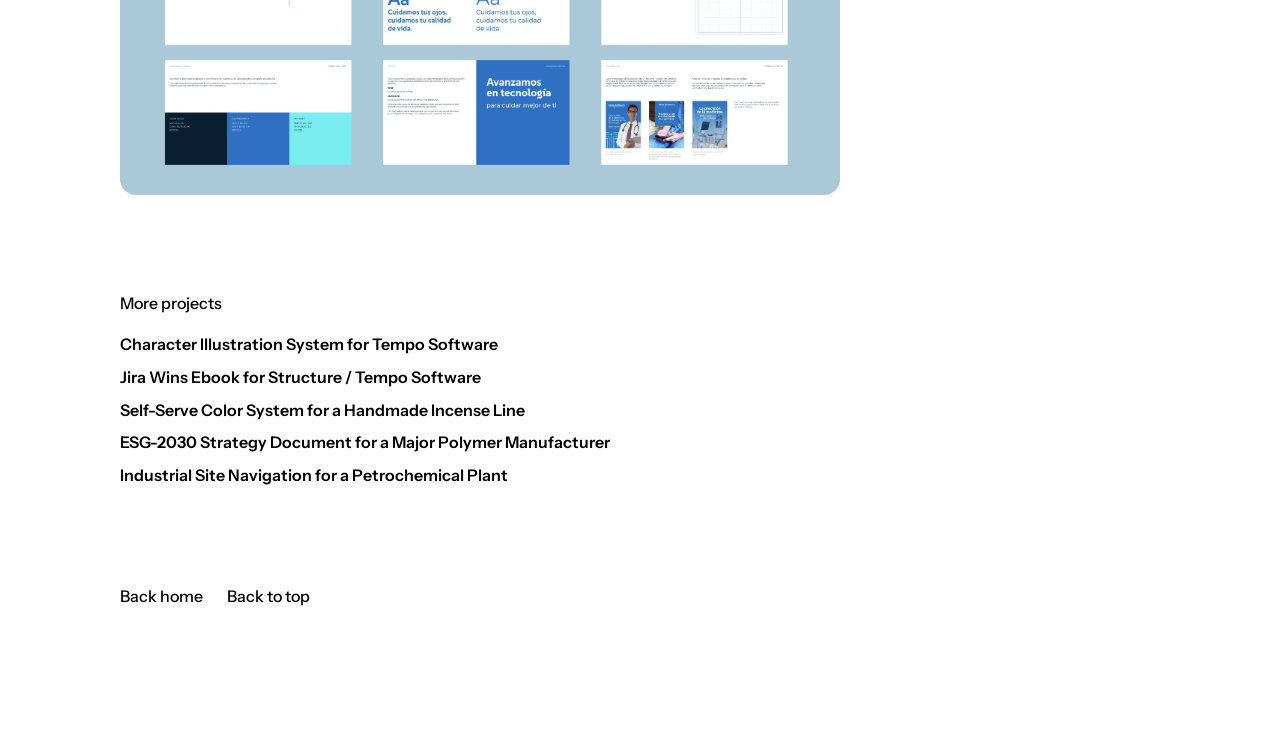
<file: identity-and-brand-system.html>
<!DOCTYPE html>
<html lang="en">
<head>
<meta charset="utf-8"/>
<title>Aleksei Gorokhovskii | Identity and Brand System for a Private Clinic in Madrid</title>
<meta content="width=device-width, initial-scale=1" name="viewport"/>
<link href="/assets/css/style.css" rel="stylesheet" type="text/css"/>
<link href="/assets/images/favicon.ico" rel="shortcut icon" type="image/x-icon"/>
<link href="/assets/images/webclip.png" rel="apple-touch-icon"/>
</head>
<body>
<div class="page" id="top">

  <h1 class="project-title-main reveal">Identity and Brand System for a Private Clinic in Madrid</h1>

  <div class="intro rich-text reveal">
    <p>Clínica Santamaría is a prestigious multidisciplinary clinic with over 30 years of experience, located in the very heart of Madrid, Spain. I designed the logo, brand identity, and a detailed brand guideline so the brand can be applied consistently without my involvement.</p>
  </div>

  <figure class="case-figure reveal">
    <img class="case-image" src="/assets/images/notion-identity-and-brand-system-img1-3e19de8a.webp" loading="lazy" alt=""/>
  </figure>
  <section class="case-section rich-text reveal">
    <p><strong>Task</strong></p>
    <p>The clinic needed a visual identity refresh: modernise the brand while preserving its religious reference, then build a complete identity system with guidelines covering all touchpoints, from social media to print advertising.</p>
  </section>
  <figure class="case-figure reveal">
    <img class="case-image" src="/assets/images/notion-identity-and-brand-system-img2-3e19de8a.webp" loading="lazy" alt=""/>
  </figure>
  <section class="case-section rich-text reveal">
    <p><strong>Result</strong></p>
    <p>I developed a clean, type-led identity built around a bold wordmark and a refined graphic element that carries the brand’s spiritual reference with precision and restraint. The result is a system that feels contemporary and clinical without sacrificing character. A comprehensive set of brand guidelines was delivered, defining usage across all media.</p>
  </section>
  <figure class="case-figure reveal">
    <img class="case-image" src="/assets/images/notion-identity-and-brand-system-img3-3e19de8a.webp" loading="lazy" alt=""/>
  </figure>
  <figure class="case-figure reveal">
    <img class="case-image" src="/assets/images/notion-identity-and-brand-system-img4-3e19de8a.webp" loading="lazy" alt=""/>
  </figure>
  <figure class="case-figure reveal">
    <img class="case-image" src="/assets/images/notion-identity-and-brand-system-img5-3e19de8a.webp" loading="lazy" alt=""/>
  </figure>
  <figure class="case-figure reveal">
    <img class="case-image" src="/assets/images/notion-identity-and-brand-system-img6-3e19de8a.webp" loading="lazy" alt=""/>
  </figure>

  <nav class="more-projects reveal">
    <p class="section-label">More projects</p>
    <ul class="more-projects-list">
      <li><a href="/character-illustration-system.html" class="link">Character Illustration System for Tempo Software</a></li>
      <li><a href="/jira-wins-ebook.html" class="link">Jira Wins Ebook for Structure / Tempo Software</a></li>
      <li><a href="/self-serve-color-system.html" class="link">Self-Serve Color System for a Handmade Incense Line</a></li>
      <li><a href="/esg-2030-strategy-document.html" class="link">ESG-2030 Strategy Document for a Major Polymer Manufacturer</a></li>
      <li><a href="/industrial-site-navigation.html" class="link">Industrial Site Navigation for a Petrochemical Plant</a></li>
    </ul>
  </nav>

  <footer class="footer reveal">
    <a href="/" class="link">Back home</a>
    <a href="#top" class="link">Back to top</a>
  </footer>

</div>
<script src="/assets/js/main.js" defer></script>
</body>
</html>
</file>
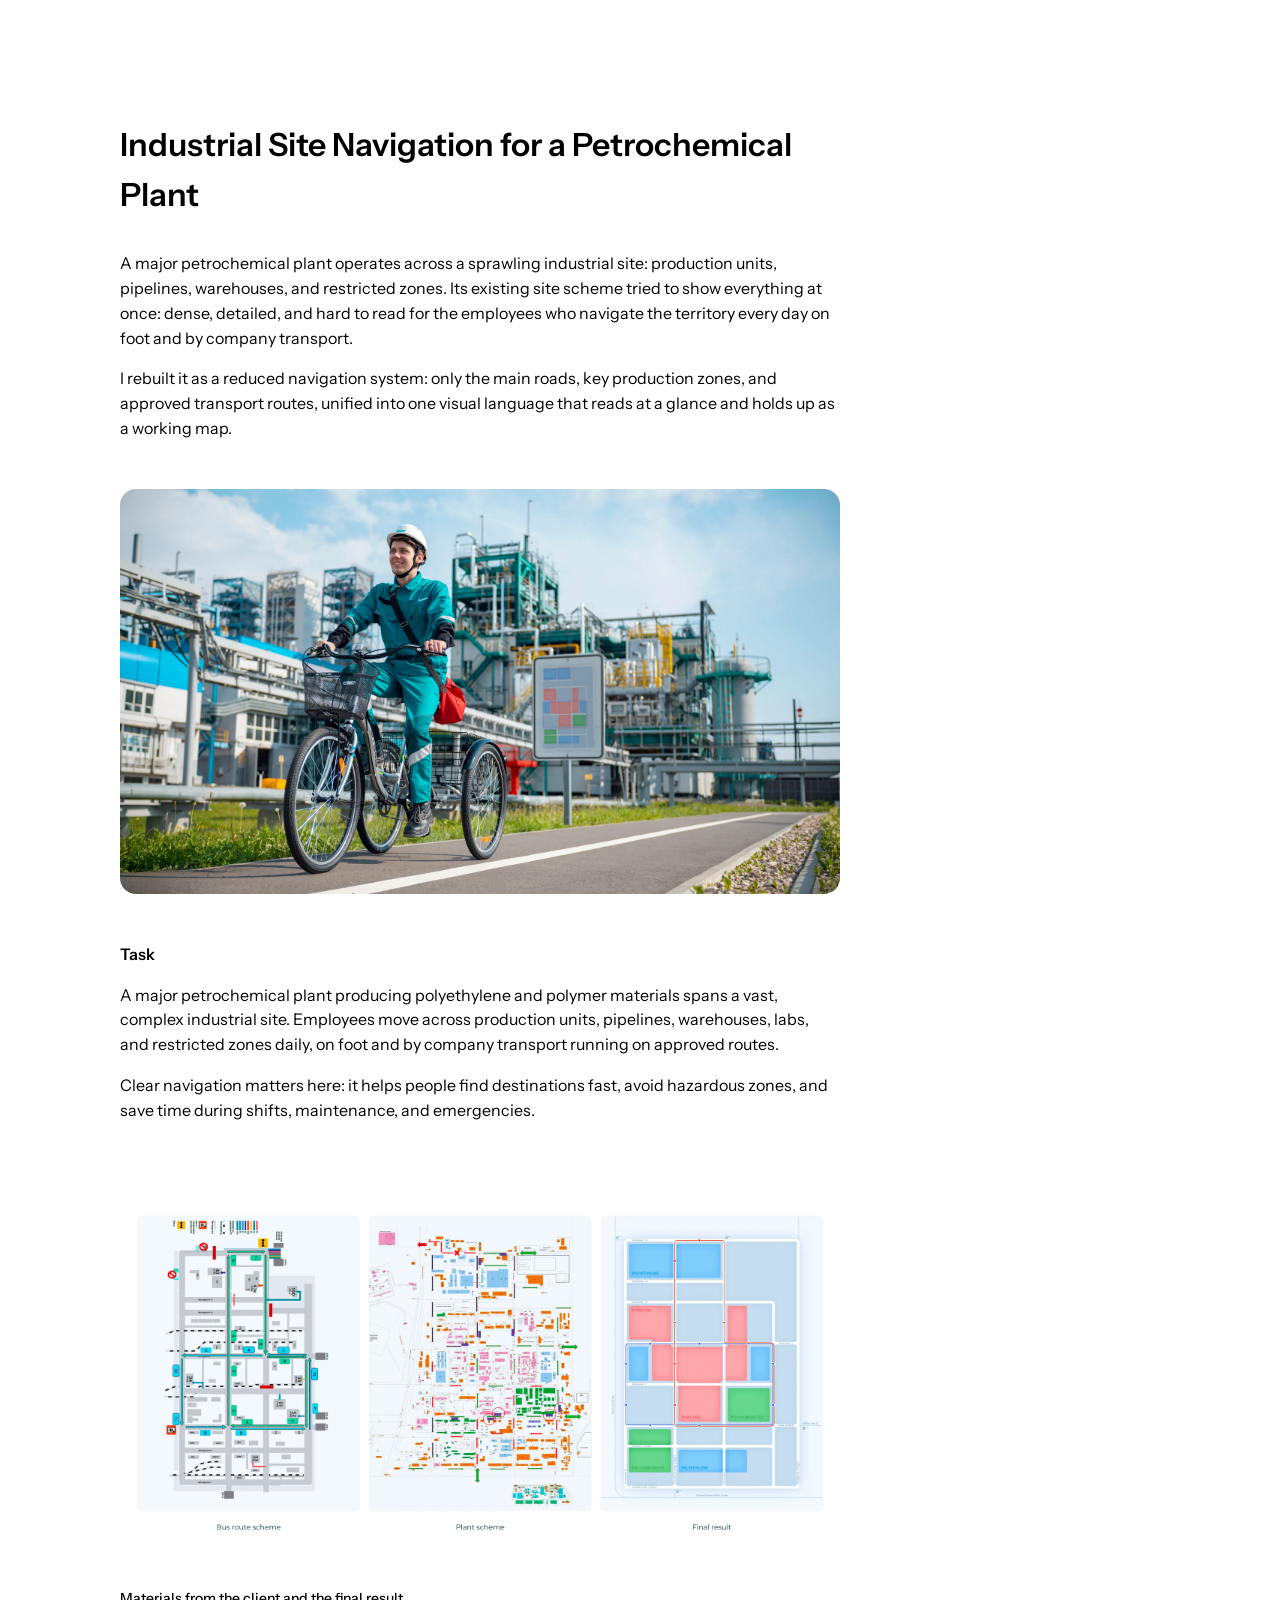
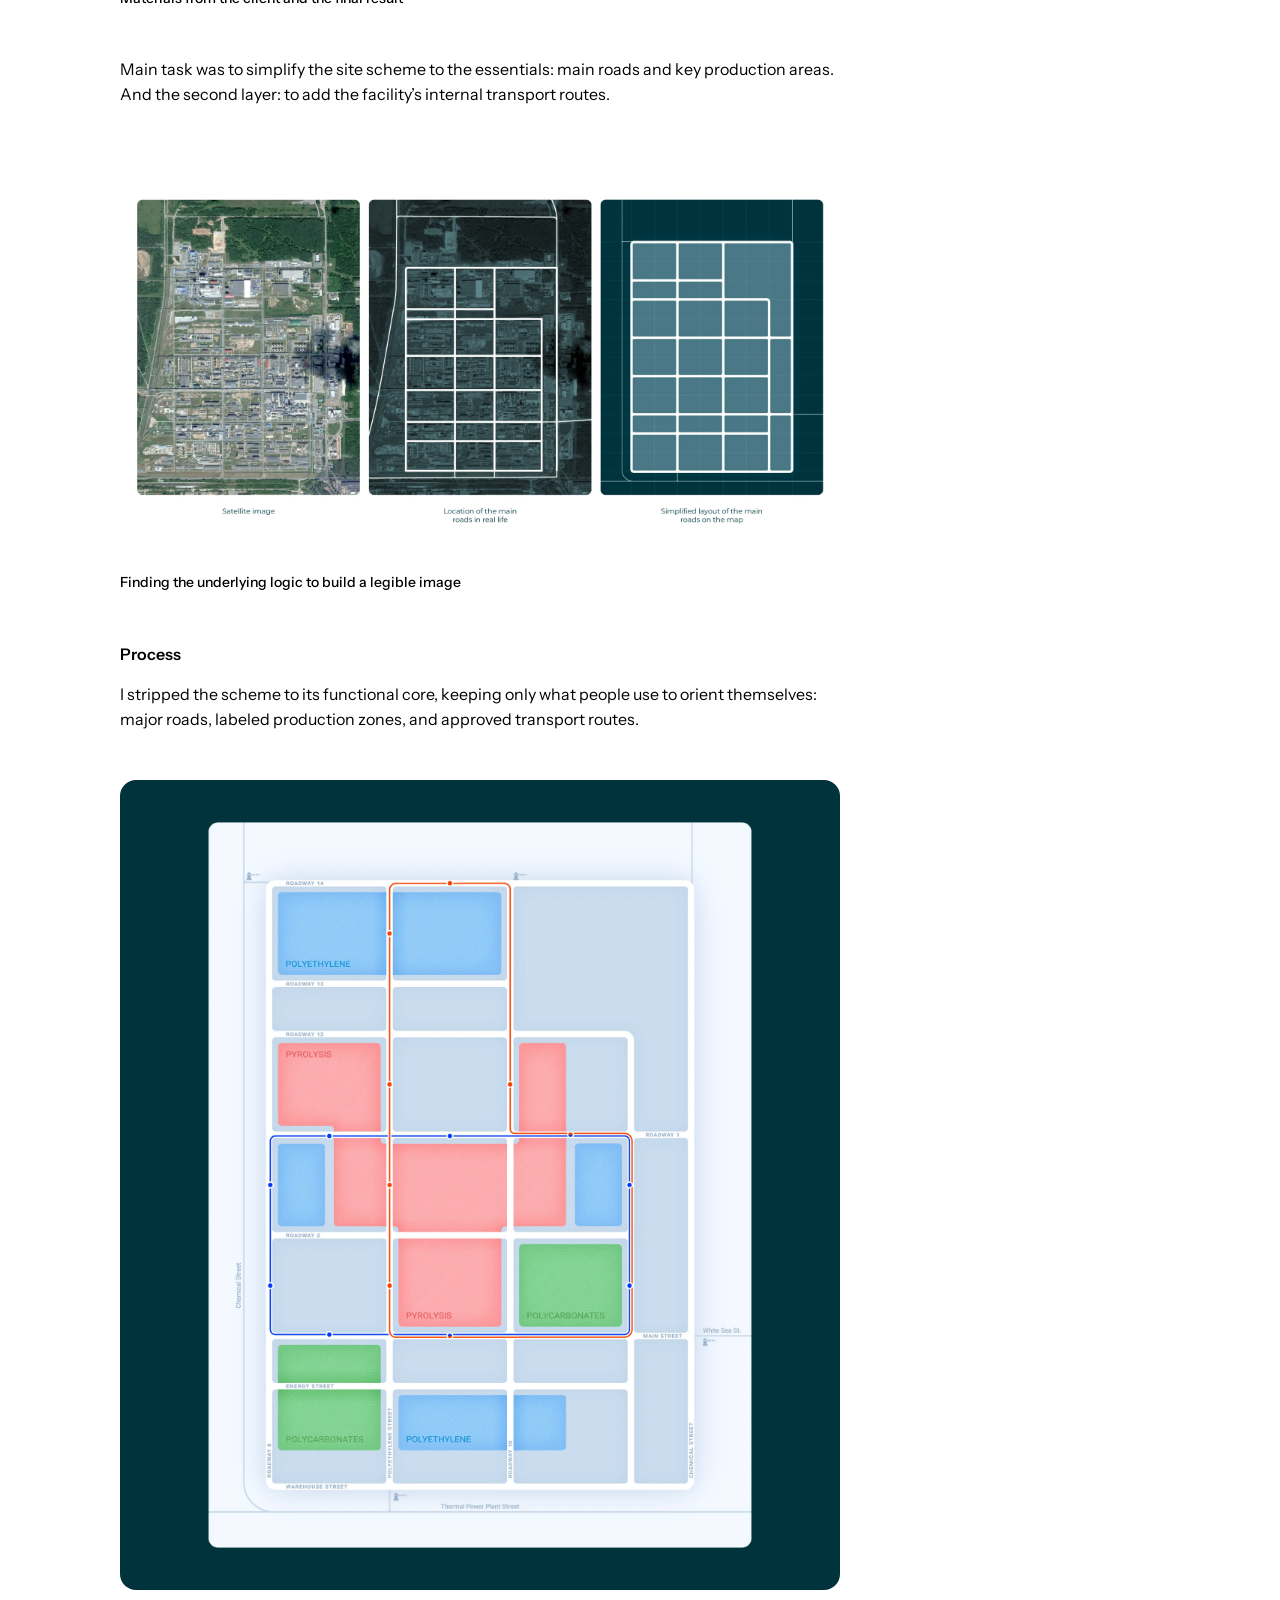
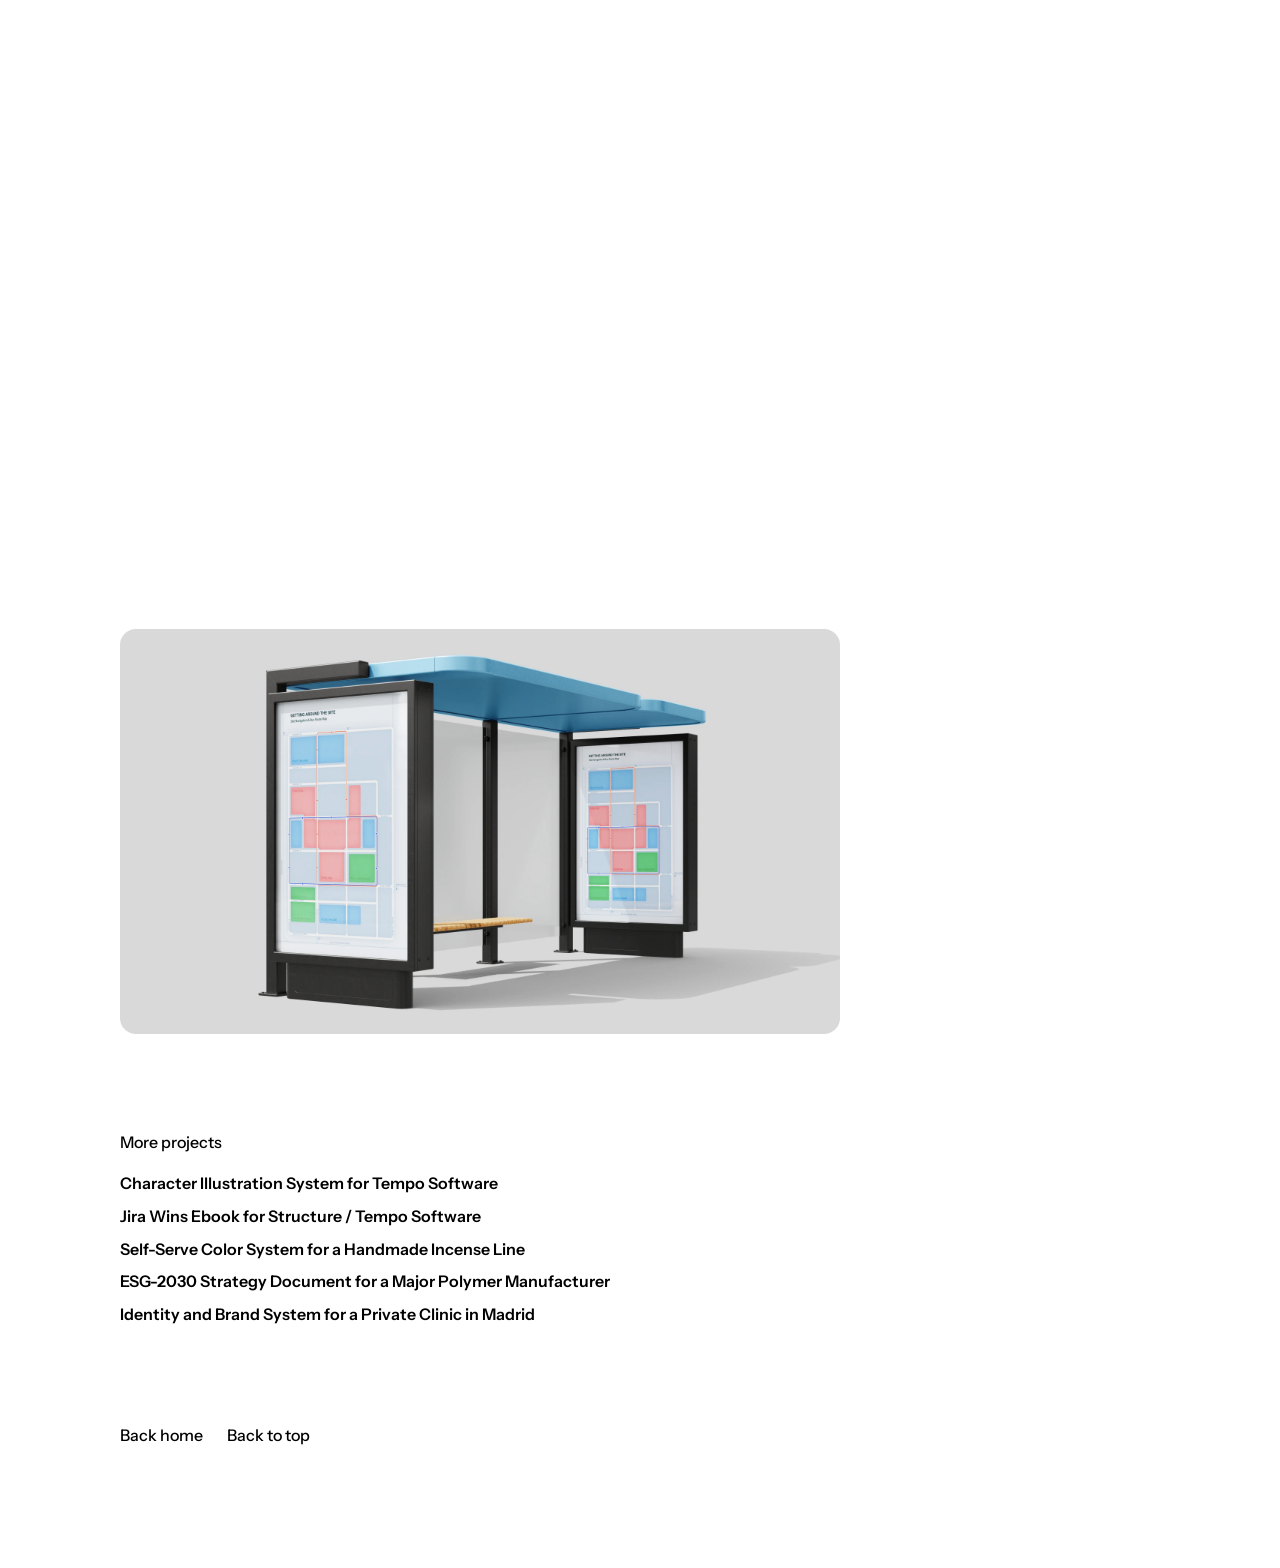
<file: industrial-site-navigation.html>
<!DOCTYPE html>
<html lang="en">
<head>
<meta charset="utf-8"/>
<title>Aleksei Gorokhovskii | Industrial Site Navigation for a Petrochemical Plant</title>
<meta content="width=device-width, initial-scale=1" name="viewport"/>
<link href="/assets/css/style.css" rel="stylesheet" type="text/css"/>
<link href="/assets/images/favicon.ico" rel="shortcut icon" type="image/x-icon"/>
<link href="/assets/images/webclip.png" rel="apple-touch-icon"/>
</head>
<body>
<div class="page" id="top">

  <h1 class="project-title-main reveal">Industrial Site Navigation for a Petrochemical Plant</h1>

  <div class="intro rich-text reveal">
    <p>A major petrochemical plant operates across a sprawling industrial site: production units, pipelines, warehouses, and restricted zones. Its existing site scheme tried to show everything at once: dense, detailed, and hard to read for the employees who navigate the territory every day on foot and by company transport.</p>
    <p>I rebuilt it as a reduced navigation system: only the main roads, key production zones, and approved transport routes, unified into one visual language that reads at a glance and holds up as a working map.</p>
  </div>

  <figure class="case-figure reveal">
    <img class="case-image" src="/assets/images/notion-industrial-site-navigation-img1-3e19de8a.webp" loading="lazy" alt=""/>
  </figure>
  <section class="case-section rich-text reveal">
    <p><strong>Task</strong></p>
    <p>A major petrochemical plant producing polyethylene and polymer materials spans a vast, complex industrial site. Employees move across production units, pipelines, warehouses, labs, and restricted zones daily, on foot and by company transport running on approved routes.</p>
    <p>Clear navigation matters here: it helps people find destinations fast, avoid hazardous zones, and save time during shifts, maintenance, and emergencies.</p>
  </section>
  <figure class="case-figure reveal">
    <img class="case-image" src="/assets/images/notion-industrial-site-navigation-img2-3e19de8a.webp" loading="lazy" alt=""/>
    <figcaption class="case-caption">Materials from the client and the final result</figcaption>
  </figure>
  <section class="case-section rich-text reveal">
    <p>Main task was to simplify the site scheme to the essentials: main roads and key production areas. And the second layer: to add the facility’s internal transport routes.</p>
  </section>
  <figure class="case-figure reveal">
    <img class="case-image" src="/assets/images/notion-industrial-site-navigation-img3-3e19de8a.webp" loading="lazy" alt=""/>
    <figcaption class="case-caption">Finding the underlying logic to build a legible image</figcaption>
  </figure>
  <section class="case-section rich-text reveal">
    <p><strong>Process</strong></p>
    <p>I stripped the scheme to its functional core, keeping only what people use to orient themselves: major roads, labeled production zones, and approved transport routes.</p>
  </section>
  <figure class="case-figure reveal">
    <img class="case-image" src="/assets/images/notion-industrial-site-navigation-img4-3e19de8a.webp" loading="lazy" alt=""/>
  </figure>
  <section class="case-section rich-text reveal">
    <p><strong>Result</strong></p>
    <p>The scheme is easy to read and far more functional for everyday use. Employee feedback has been positive: orienting across the site got noticeably easier.</p>
  </section>
  <figure class="case-figure reveal">
    <img class="case-image" src="/assets/images/notion-industrial-site-navigation-img5-3e19de8a.webp" loading="lazy" alt=""/>
  </figure>
  <figure class="case-figure reveal">
    <img class="case-image" src="/assets/images/notion-industrial-site-navigation-img6-3e19de8a.webp" loading="lazy" alt=""/>
  </figure>

  <nav class="more-projects reveal">
    <p class="section-label">More projects</p>
    <ul class="more-projects-list">
      <li><a href="/character-illustration-system.html" class="link">Character Illustration System for Tempo Software</a></li>
      <li><a href="/jira-wins-ebook.html" class="link">Jira Wins Ebook for Structure / Tempo Software</a></li>
      <li><a href="/self-serve-color-system.html" class="link">Self-Serve Color System for a Handmade Incense Line</a></li>
      <li><a href="/esg-2030-strategy-document.html" class="link">ESG-2030 Strategy Document for a Major Polymer Manufacturer</a></li>
      <li><a href="/identity-and-brand-system.html" class="link">Identity and Brand System for a Private Clinic in Madrid</a></li>
    </ul>
  </nav>

  <footer class="footer reveal">
    <a href="/" class="link">Back home</a>
    <a href="#top" class="link">Back to top</a>
  </footer>

</div>
<script src="/assets/js/main.js" defer></script>
</body>
</html>
</file>
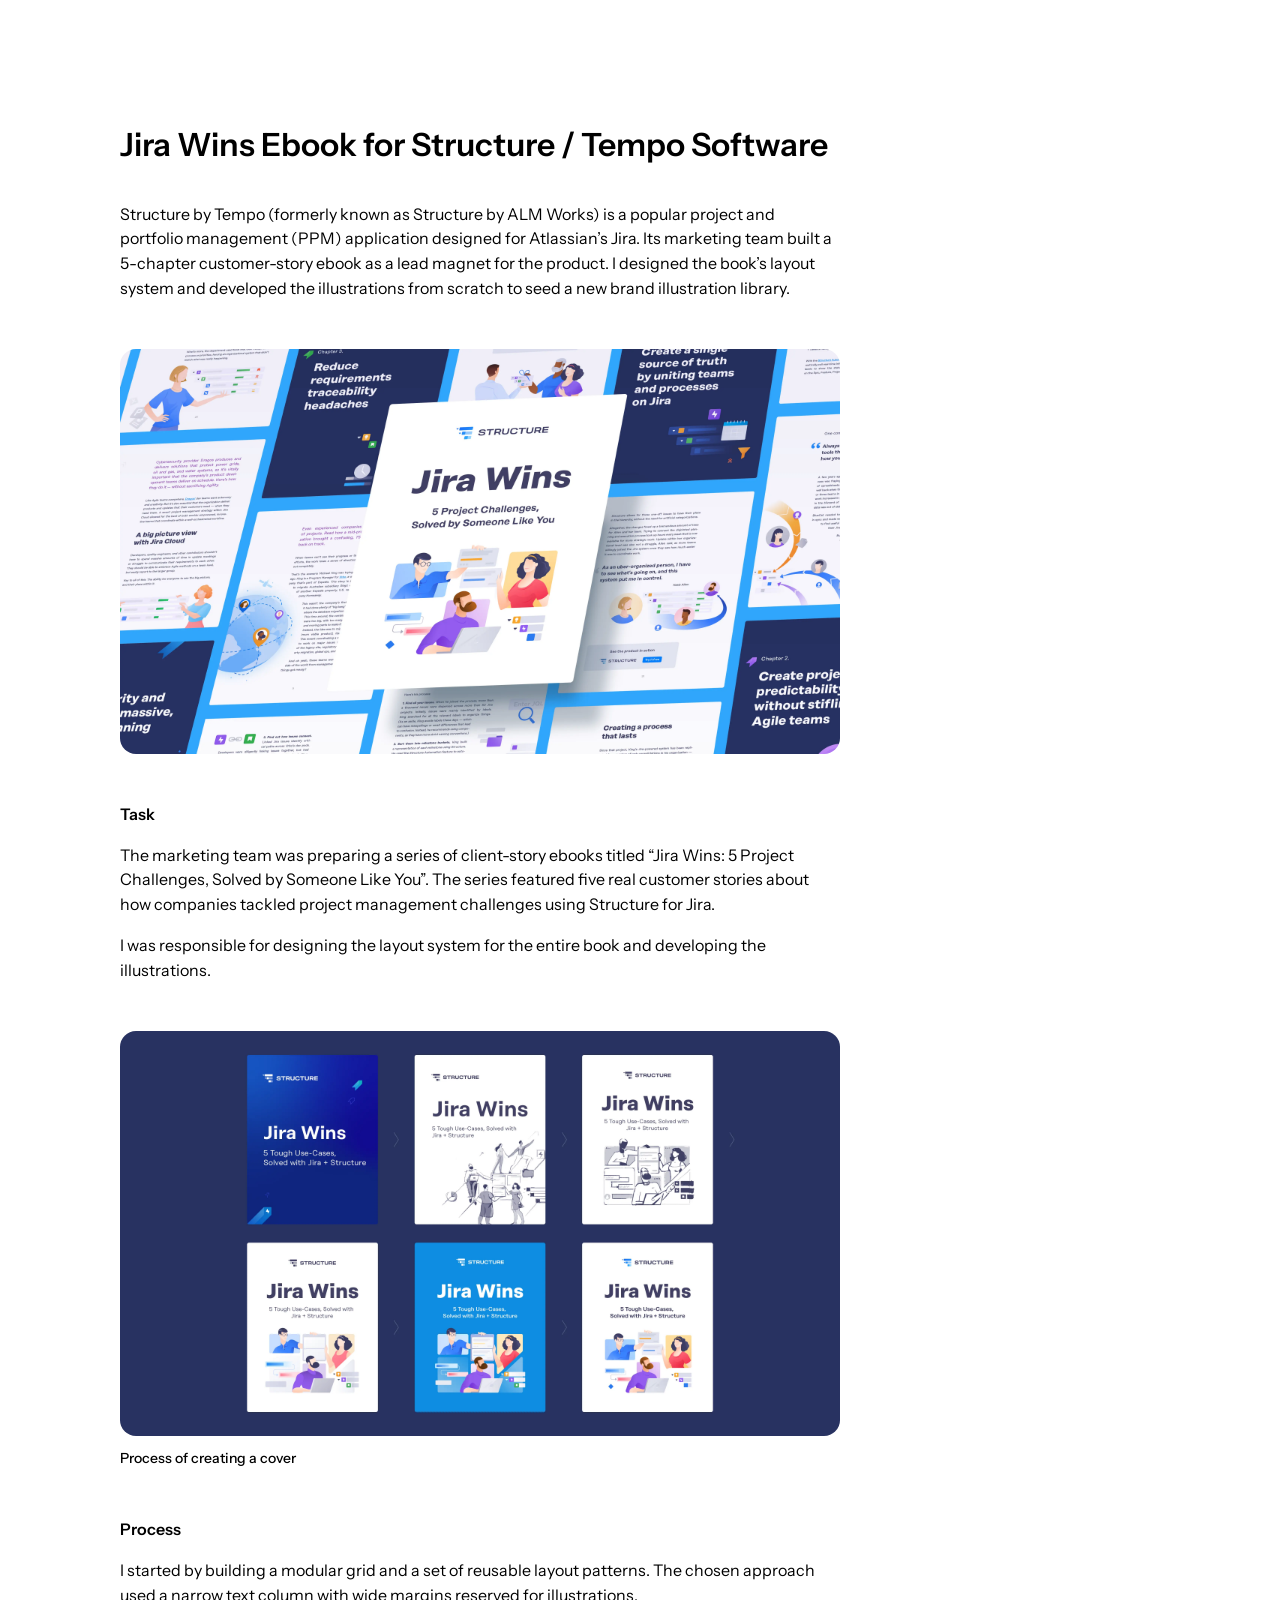
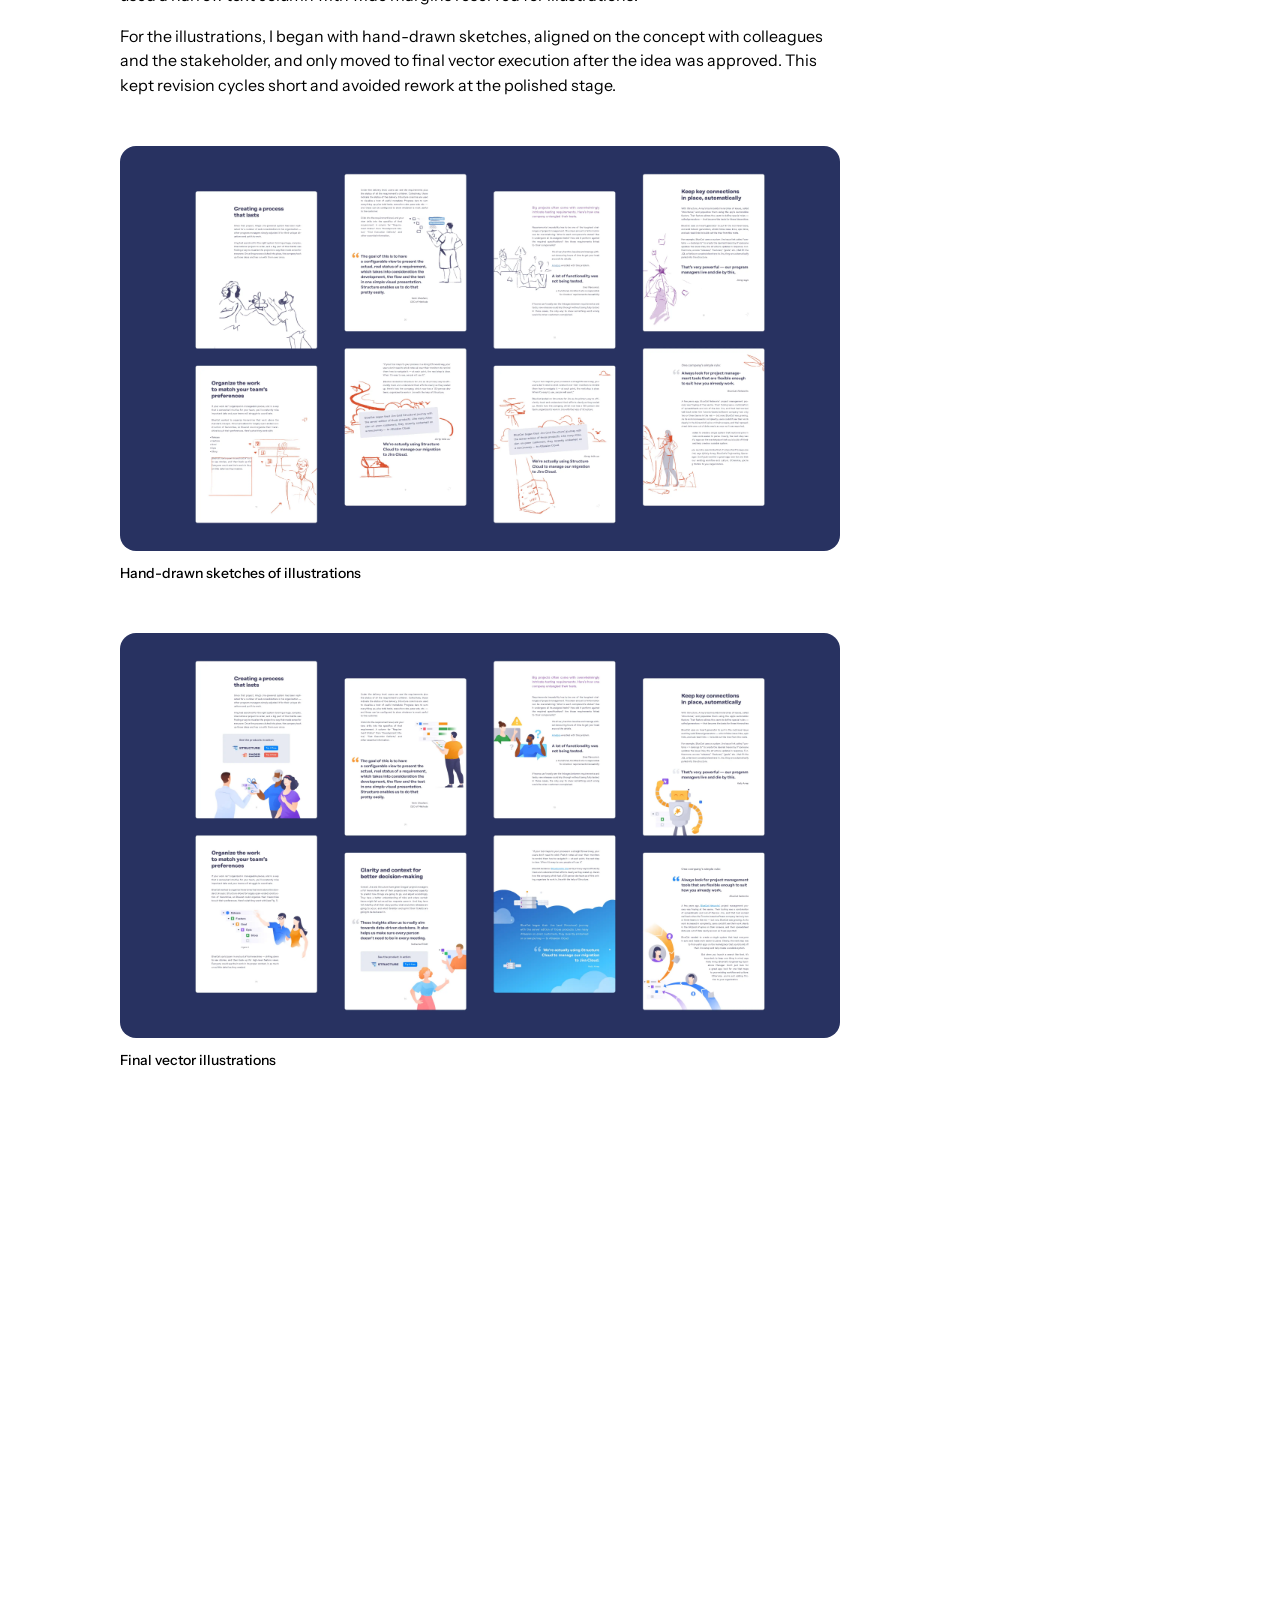
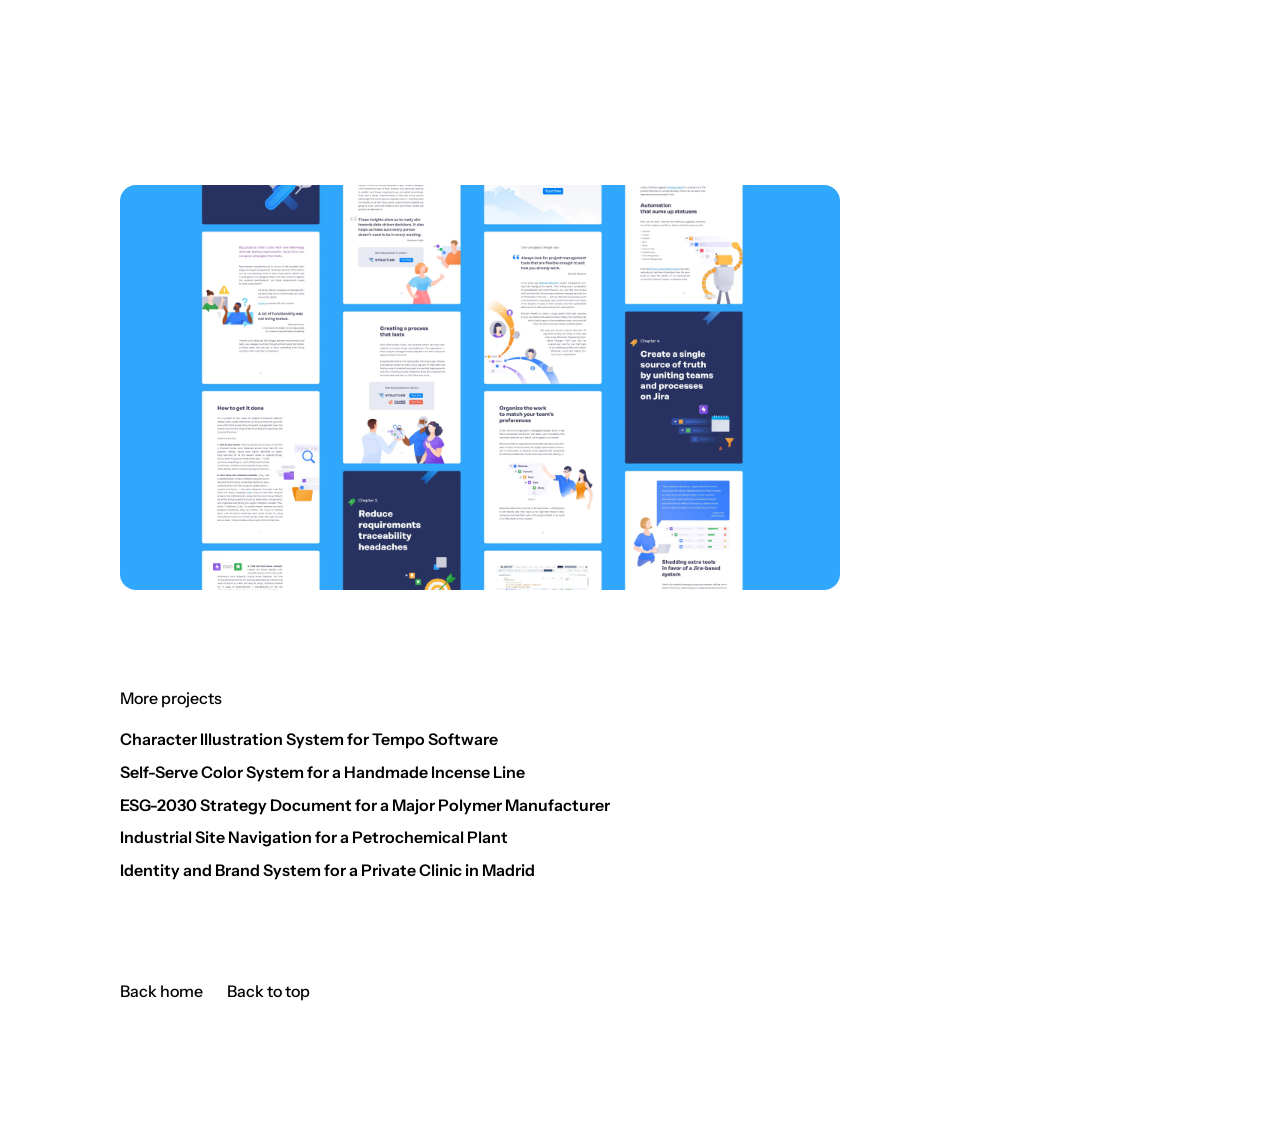
<file: jira-wins-ebook.html>
<!DOCTYPE html>
<html lang="en">
<head>
<meta charset="utf-8"/>
<title>Aleksei Gorokhovskii | Jira Wins Ebook for Structure / Tempo Software</title>
<meta content="width=device-width, initial-scale=1" name="viewport"/>
<link href="/assets/css/style.css" rel="stylesheet" type="text/css"/>
<link href="/assets/images/favicon.ico" rel="shortcut icon" type="image/x-icon"/>
<link href="/assets/images/webclip.png" rel="apple-touch-icon"/>
</head>
<body>
<div class="page" id="top">

  <h1 class="project-title-main reveal">Jira Wins Ebook for Structure / Tempo Software</h1>

  <div class="intro rich-text reveal">
    <p>Structure by Tempo (formerly known as Structure by ALM Works) is a popular project and portfolio management (PPM) application designed for Atlassian’s Jira. Its marketing team built a 5-chapter customer-story ebook as a lead magnet for the product. I designed the book’s layout system and developed the illustrations from scratch to seed a new <a href="https://pozdnovato.com/a-character-illustration-system-for-tempo-software.html">brand illustration library</a>.</p>
  </div>

  <figure class="case-figure reveal">
    <img class="case-image" src="/assets/images/notion-jira-wins-ebook-img1-3e19de8a.webp" loading="lazy" alt=""/>
  </figure>
  <section class="case-section rich-text reveal">
    <p><strong>Task</strong></p>
    <p>The marketing team was preparing a series of client-story ebooks titled “Jira Wins: 5 Project Challenges, Solved by Someone Like You”. The series featured five real customer stories about how companies tackled project management challenges using Structure for Jira.</p>
    <p>I was responsible for designing the layout system for the entire book and developing the illustrations.</p>
  </section>
  <figure class="case-figure reveal">
    <img class="case-image" src="/assets/images/notion-jira-wins-ebook-img2-3e19de8a.webp" loading="lazy" alt=""/>
    <figcaption class="case-caption">Process of creating a cover</figcaption>
  </figure>
  <section class="case-section rich-text reveal">
    <p><strong>Process</strong></p>
    <p>I started by building a modular grid and a set of reusable layout patterns. The chosen approach used a narrow text column with wide margins reserved for illustrations.</p>
    <p>For the illustrations, I began with hand-drawn sketches, aligned on the concept with colleagues and the stakeholder, and only moved to final vector execution after the idea was approved. This kept revision cycles short and avoided rework at the polished stage.</p>
  </section>
  <figure class="case-figure reveal">
    <img class="case-image" src="/assets/images/notion-jira-wins-ebook-img3-3e19de8a.webp" loading="lazy" alt=""/>
    <figcaption class="case-caption">Hand-drawn sketches of illustrations</figcaption>
  </figure>
  <figure class="case-figure reveal">
    <img class="case-image" src="/assets/images/notion-jira-wins-ebook-img4-3e19de8a.webp" loading="lazy" alt=""/>
    <figcaption class="case-caption">Final vector illustrations</figcaption>
  </figure>
  <figure class="case-figure reveal">
    <img class="case-image" src="/assets/images/notion-jira-wins-ebook-img5-3e19de8a.webp" loading="lazy" alt=""/>
  </figure>
  <section class="case-section rich-text reveal">
    <p><strong>Result</strong></p>
    <p>The project produced two reusable systems. The first is a layout template that subsequent ebooks in the series could adopt without starting from scratch. The second is <a href="https://pozdnovato.com/a-character-illustration-system-for-tempo-software.html">an illustration library</a> that went on to be used across the product landing page and email campaigns. Both systems reduced production time for future content and kept the visual style consistent across the Structure / Tempo brand.</p>
  </section>
  <figure class="case-figure reveal">
    <img class="case-image" src="/assets/images/notion-jira-wins-ebook-img6-3e19de8a.webp" loading="lazy" alt=""/>
  </figure>

  <nav class="more-projects reveal">
    <p class="section-label">More projects</p>
    <ul class="more-projects-list">
      <li><a href="/character-illustration-system.html" class="link">Character Illustration System for Tempo Software</a></li>
      <li><a href="/self-serve-color-system.html" class="link">Self-Serve Color System for a Handmade Incense Line</a></li>
      <li><a href="/esg-2030-strategy-document.html" class="link">ESG-2030 Strategy Document for a Major Polymer Manufacturer</a></li>
      <li><a href="/industrial-site-navigation.html" class="link">Industrial Site Navigation for a Petrochemical Plant</a></li>
      <li><a href="/identity-and-brand-system.html" class="link">Identity and Brand System for a Private Clinic in Madrid</a></li>
    </ul>
  </nav>

  <footer class="footer reveal">
    <a href="/" class="link">Back home</a>
    <a href="#top" class="link">Back to top</a>
  </footer>

</div>
<script src="/assets/js/main.js" defer></script>
</body>
</html>
</file>
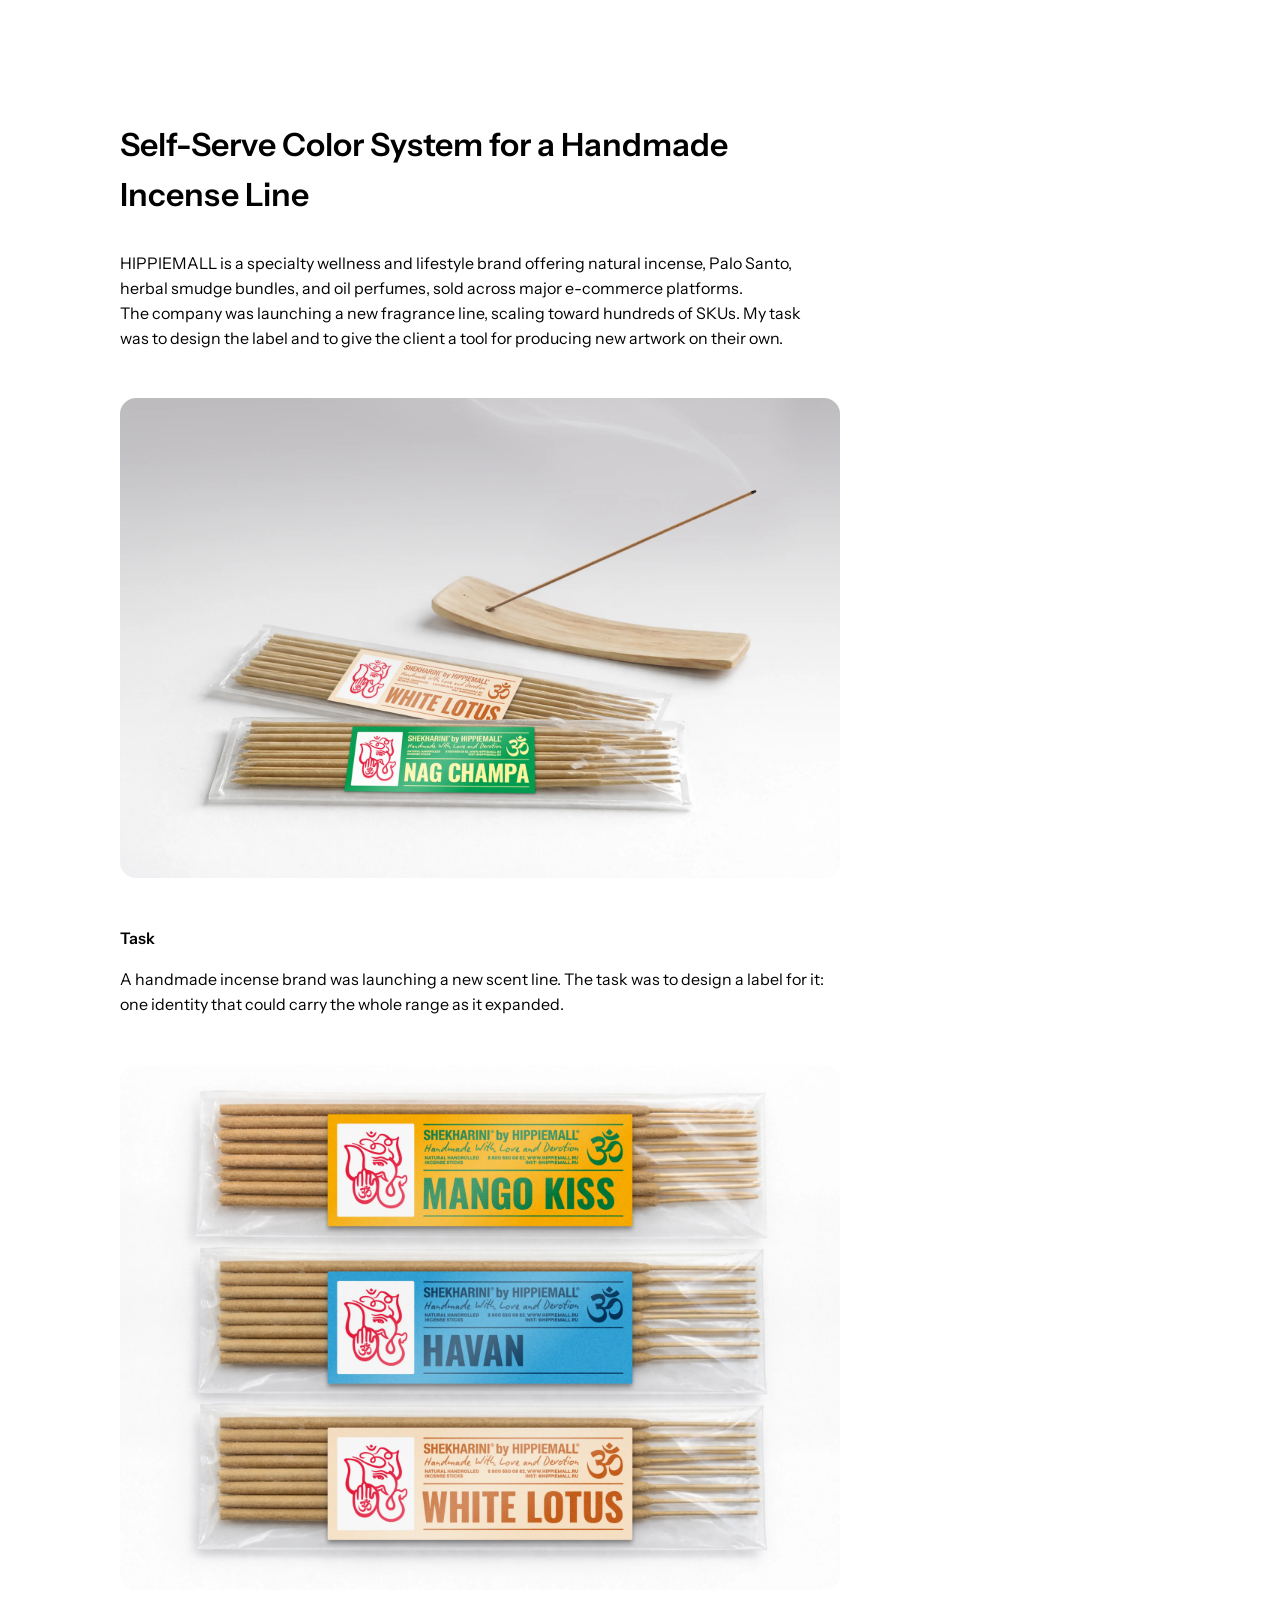
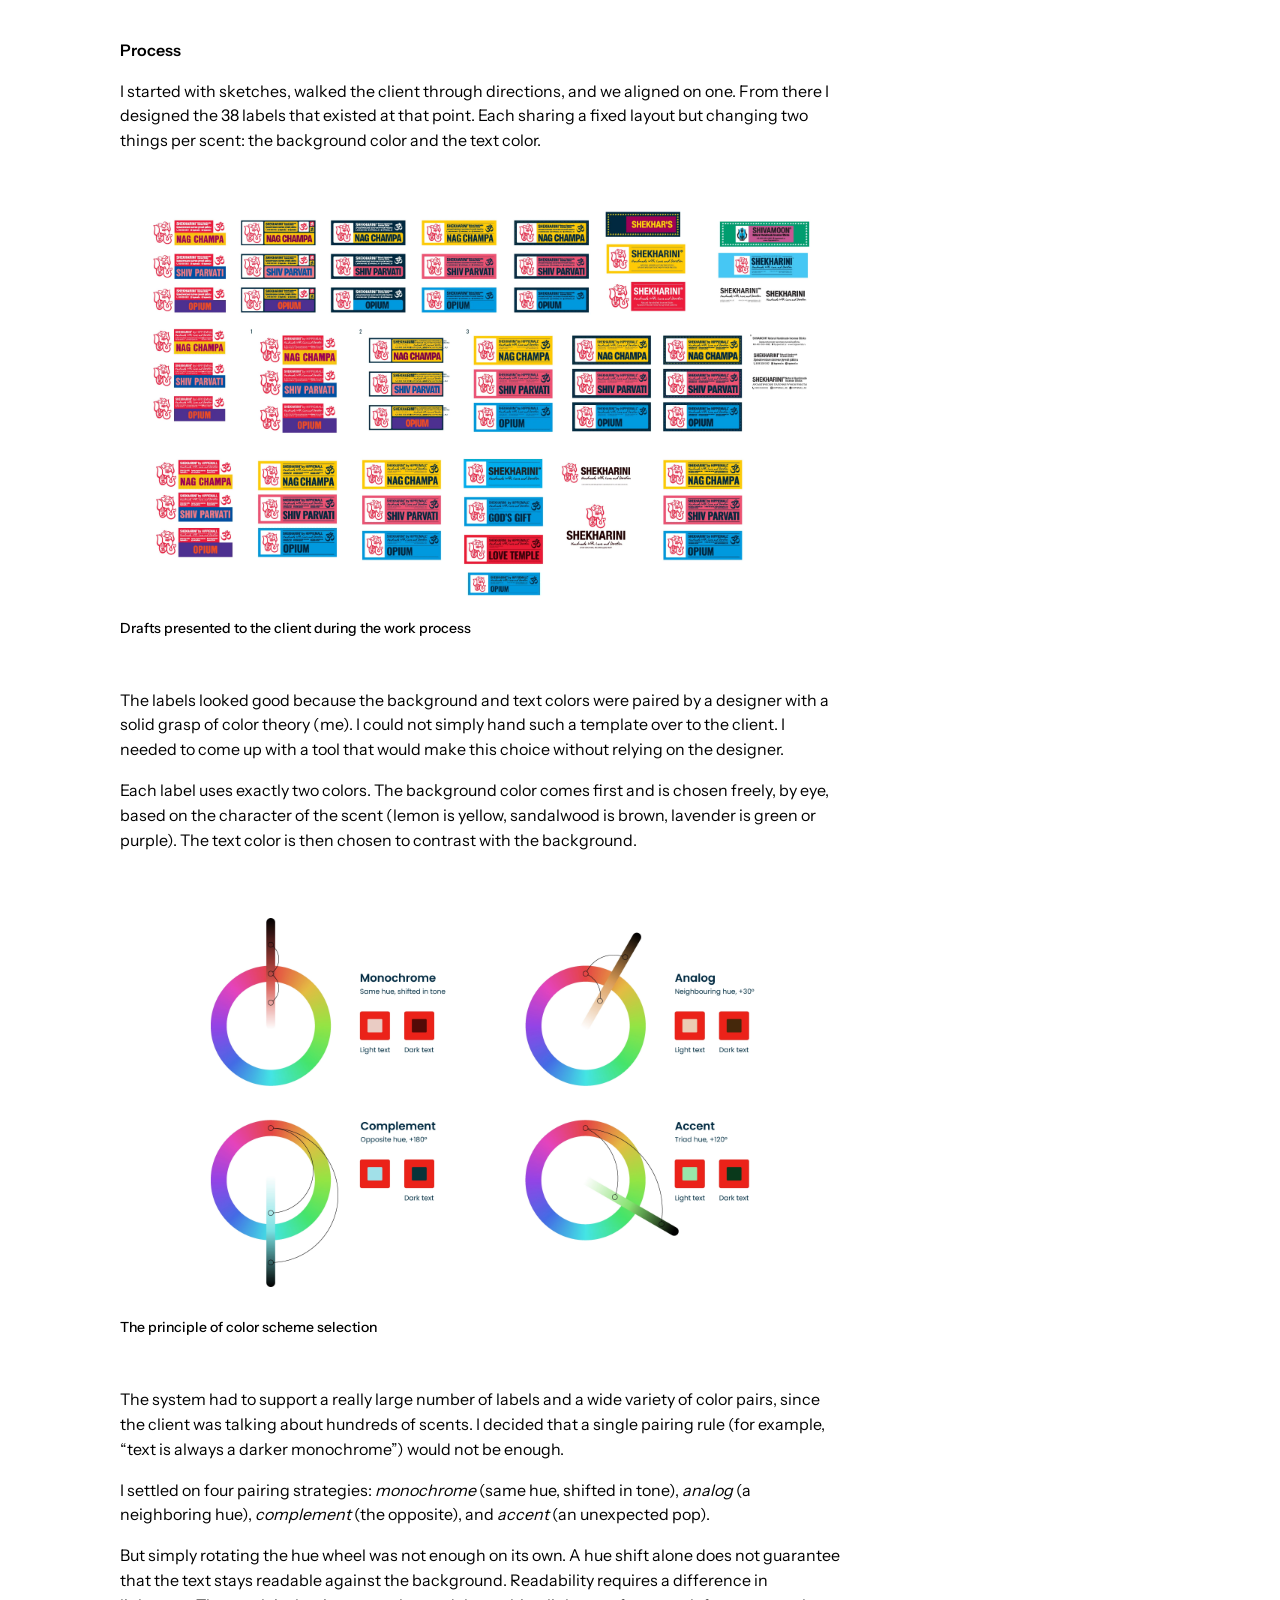
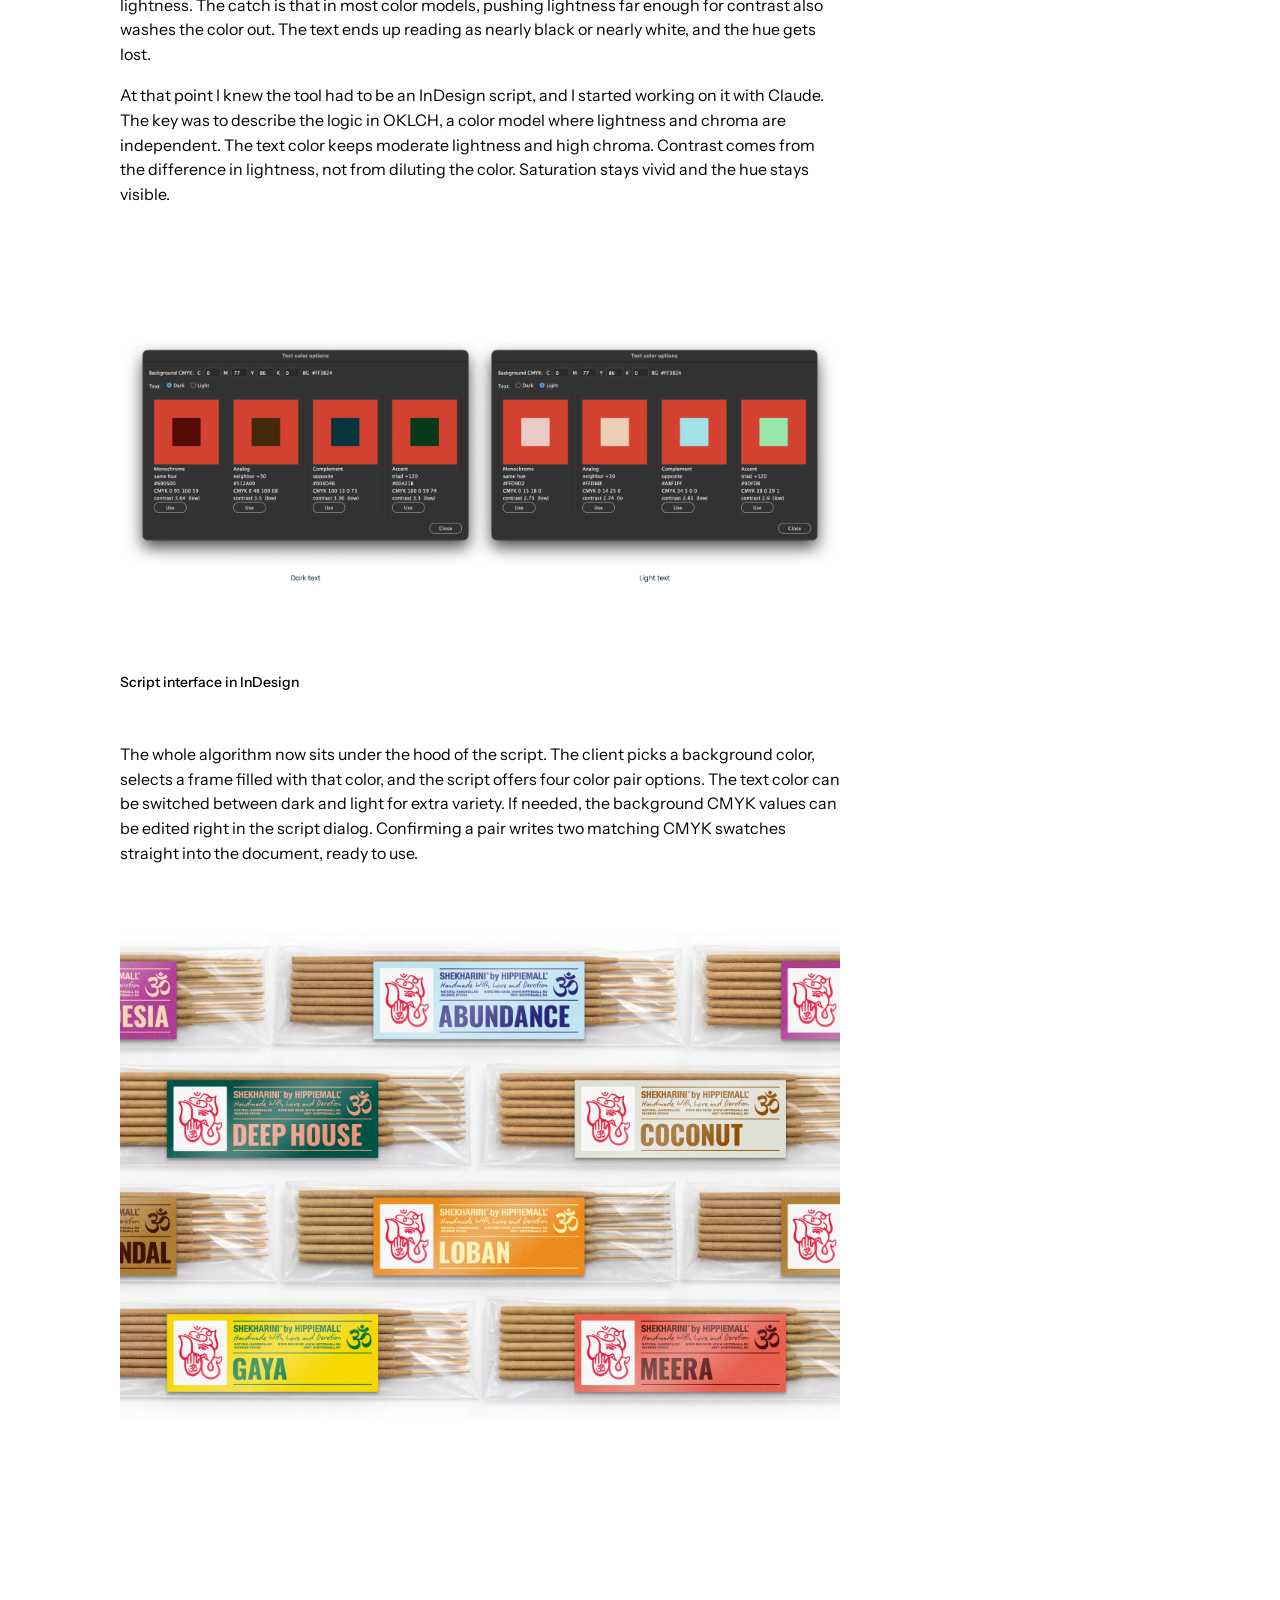
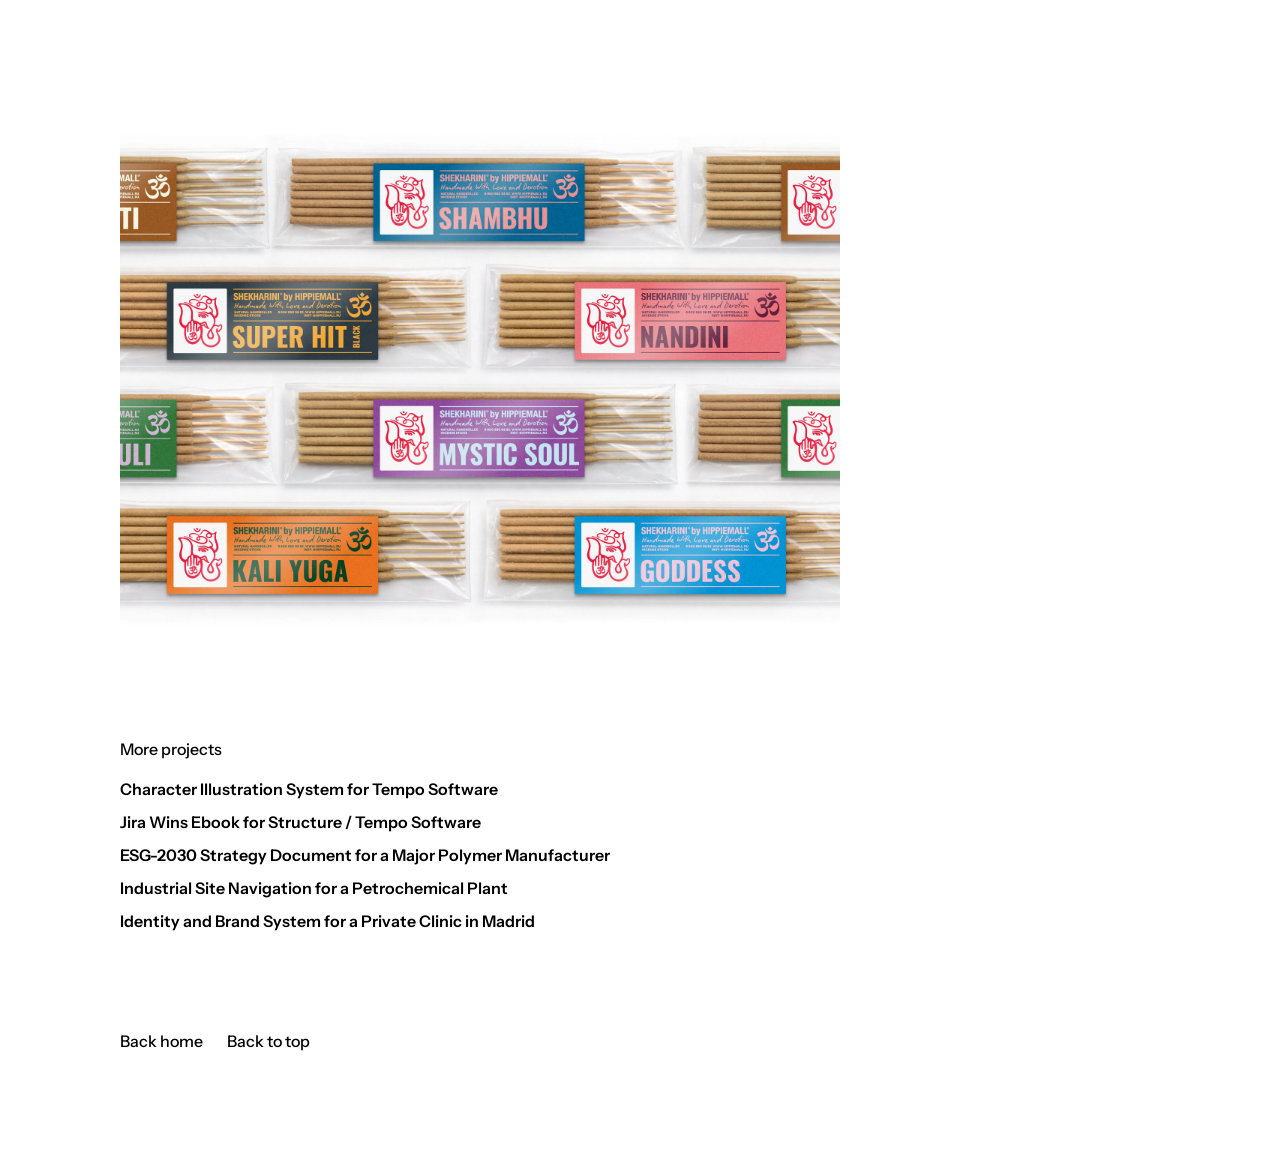
<file: self-serve-color-system.html>
<!DOCTYPE html>
<html lang="en">
<head>
<meta charset="utf-8"/>
<title>Aleksei Gorokhovskii | Self-Serve Color System for a Handmade Incense Line</title>
<meta content="width=device-width, initial-scale=1" name="viewport"/>
<link href="/assets/css/style.css" rel="stylesheet" type="text/css"/>
<link href="/assets/images/favicon.ico" rel="shortcut icon" type="image/x-icon"/>
<link href="/assets/images/webclip.png" rel="apple-touch-icon"/>
</head>
<body>
<div class="page" id="top">

  <h1 class="project-title-main reveal">Self-Serve Color System for a Handmade Incense Line</h1>

  <div class="intro rich-text reveal">
    <p>HIPPIEMALL is a specialty wellness and lifestyle brand offering natural incense, Palo Santo, herbal smudge bundles, and oil perfumes, sold across major e-commerce platforms. The company was launching a new fragrance line, scaling toward hundreds of SKUs. My task was to design the label and to give the client a tool for producing new artwork on their own.</p>
  </div>

  <figure class="case-figure reveal">
    <img class="case-image" src="/assets/images/notion-self-serve-color-system-img1-3e19de8a.webp" loading="lazy" alt=""/>
  </figure>
  <section class="case-section rich-text reveal">
    <p><strong>Task</strong></p>
    <p>A handmade incense brand was launching a new scent line. The task was to design a label for it: one identity that could carry the whole range as it expanded.</p>
  </section>
  <figure class="case-figure reveal">
    <img class="case-image" src="/assets/images/notion-self-serve-color-system-img2-3e19de8a.webp" loading="lazy" alt=""/>
  </figure>
  <section class="case-section rich-text reveal">
    <p><strong>Process</strong></p>
    <p>I started with sketches, walked the client through directions, and we aligned on one. From there I designed the 38 labels that existed at that point. Each sharing a fixed layout but changing two things per scent: the background color and the text color.</p>
  </section>
  <figure class="case-figure reveal">
    <img class="case-image" src="/assets/images/notion-self-serve-color-system-img3-3e19de8a.webp" loading="lazy" alt=""/>
    <figcaption class="case-caption">Drafts presented to the client during the work process</figcaption>
  </figure>
  <section class="case-section rich-text reveal">
    <p>The labels looked good because the background and text colors were paired by a designer with a solid grasp of color theory (me). I could not simply hand such a template over to the client. I needed to come up with a tool that would make this choice without relying on the designer.</p>
    <p>Each label uses exactly two colors. The background color comes first and is chosen freely, by eye, based on the character of the scent (lemon is yellow, sandalwood is brown, lavender is green or purple). The text color is then chosen to contrast with the background.</p>
  </section>
  <figure class="case-figure reveal">
    <img class="case-image" src="/assets/images/notion-self-serve-color-system-img4-3e19de8a.webp" loading="lazy" alt=""/>
    <figcaption class="case-caption">The principle of color scheme selection</figcaption>
  </figure>
  <section class="case-section rich-text reveal">
    <p>The system had to support a really large number of labels and a wide variety of color pairs, since the client was talking about hundreds of scents. I decided that a single pairing rule (for example, “text is always a darker monochrome”) would not be enough.</p>
    <p>I settled on four pairing strategies: <em>monochrome</em> (same hue, shifted in tone), <em>analog</em> (a neighboring hue), <em>complement </em>(the opposite), and <em>accent</em> (an unexpected pop).</p>
    <p>But simply rotating the hue wheel was not enough on its own. A hue shift alone does not guarantee that the text stays readable against the background. Readability requires a difference in lightness. The catch is that in most color models, pushing lightness far enough for contrast also washes the color out. The text ends up reading as nearly black or nearly white, and the hue gets lost.</p>
    <p>At that point I knew the tool had to be an InDesign script, and I started working on it with Claude. The key was to describe the logic in OKLCH, a color model where lightness and chroma are independent. The text color keeps moderate lightness and high chroma. Contrast comes from the difference in lightness, not from diluting the color. Saturation stays vivid and the hue stays visible.</p>
  </section>
  <figure class="case-figure reveal">
    <img class="case-image" src="/assets/images/notion-self-serve-color-system-img5-3e19de8a.webp" loading="lazy" alt=""/>
    <figcaption class="case-caption">Script interface in InDesign</figcaption>
  </figure>
  <section class="case-section rich-text reveal">
    <p>The whole algorithm now sits under the hood of the script. The client picks a background color, selects a frame filled with that color, and the script offers four color pair options. The text color can be switched between dark and light for extra variety. If needed, the background CMYK values can be edited right in the script dialog. Confirming a pair writes two matching CMYK swatches straight into the document, ready to use.</p>
  </section>
  <figure class="case-figure reveal">
    <img class="case-image" src="/assets/images/notion-self-serve-color-system-img6-3e19de8a.webp" loading="lazy" alt=""/>
  </figure>
  <section class="case-section rich-text reveal">
    <p><strong>Result</strong></p>
    <p>The client now produces new, on-brand labels themselves, in InDesign, from a 8-option picker. Because the rules are encoded rather than explained, the output stays consistent as the line grows, and the design judgment that used to live only in my head now lives as an algorithm the brand owns.</p>
    <p>I left behind not only a label, but the system that lets the client keep designing them.</p>
  </section>
  <figure class="case-figure reveal">
    <img class="case-image" src="/assets/images/notion-self-serve-color-system-img7-3e19de8a.webp" loading="lazy" alt=""/>
  </figure>

  <nav class="more-projects reveal">
    <p class="section-label">More projects</p>
    <ul class="more-projects-list">
      <li><a href="/character-illustration-system.html" class="link">Character Illustration System for Tempo Software</a></li>
      <li><a href="/jira-wins-ebook.html" class="link">Jira Wins Ebook for Structure / Tempo Software</a></li>
      <li><a href="/esg-2030-strategy-document.html" class="link">ESG-2030 Strategy Document for a Major Polymer Manufacturer</a></li>
      <li><a href="/industrial-site-navigation.html" class="link">Industrial Site Navigation for a Petrochemical Plant</a></li>
      <li><a href="/identity-and-brand-system.html" class="link">Identity and Brand System for a Private Clinic in Madrid</a></li>
    </ul>
  </nav>

  <footer class="footer reveal">
    <a href="/" class="link">Back home</a>
    <a href="#top" class="link">Back to top</a>
  </footer>

</div>
<script src="/assets/js/main.js" defer></script>
</body>
</html>
</file>
<file: assets/css/style.css>
@font-face {
  font-family: 'Instrument Sans';
  font-style: normal;
  font-weight: 400;
  font-display: swap;
  src: url('/assets/fonts/InstrumentSans-Regular.woff2') format('woff2');
}
@font-face {
  font-family: 'Instrument Sans';
  font-style: normal;
  font-weight: 500;
  font-display: swap;
  src: url('/assets/fonts/InstrumentSans-Medium.woff2') format('woff2');
}
@font-face {
  font-family: 'Instrument Sans';
  font-style: normal;
  font-weight: 600;
  font-display: swap;
  src: url('/assets/fonts/InstrumentSans-SemiBold.woff2') format('woff2');
}

:root {
  --accent: #000FFF;
  --max-width: 60rem;
  --gutter: 24px;
  --radius: 1rem;
  --link-transition: 0s;
  --card-transition: 200ms ease;
}

* {
  box-sizing: border-box;
}

html, body {
  background: #FFFFFF;
  color: #000000;
}

body {
  font-family: 'Instrument Sans', sans-serif;
  font-weight: 400;
  font-size: 1rem;
  line-height: 1.55;
  margin: 0;
  overflow-x: hidden;
}

h1, h2, h3, p, ul, figure {
  margin: 0;
}

img {
  display: block;
  max-width: 100%;
}

/* ---- page column ---- */

.page {
  max-width: var(--max-width);
  padding: 120px;
}

/* ---- links (global rule: plain text, accent + underline only on hover) ---- */

.link {
  color: inherit;
  font-weight: 500;
  text-decoration: underline;
  text-decoration-color: transparent;
  text-underline-offset: 0.15em;
  transition: color var(--link-transition), text-decoration-color var(--link-transition);
}

.link:hover,
.link:focus-visible {
  color: var(--accent);
  text-decoration-color: currentColor;
}

/* inline links inside body copy */

.rich-text a {
  color: inherit;
  font-weight: inherit;
  text-decoration: underline;
  text-decoration-color: transparent;
  transition: color var(--link-transition), text-decoration-color var(--link-transition);
}

.rich-text a:hover,
.rich-text a:focus-visible {
  color: var(--accent);
  text-decoration-color: currentColor;
}

/* ---- home hero ---- */

.name-row {
  display: flex;
  align-items: center;
  gap: 20px;
  flex-wrap: wrap;
}

.name {
  font-size: 2rem;
  font-weight: 600;
}

.avatar {
  width: 64px;
  height: 64px;
  border-radius: 50%;
  object-fit: cover;
}

.bio {
  margin-top: 32px;
  display: flex;
  flex-direction: column;
  gap: 16px;
}

.links-row {
  margin-top: 32px;
  display: flex;
  flex-wrap: wrap;
  gap: 8px 24px;
}

/* ---- project grid ---- */

.project-grid {
  margin-top: 96px;
  display: grid;
  grid-template-columns: 1fr 1fr;
  gap: 40px 24px;
}

.project-card {
  display: block;
  text-decoration: none;
  color: inherit;
}

.project-thumb {
  width: 100%;
  aspect-ratio: 4 / 3;
  object-fit: cover;
  border-radius: var(--radius);
  outline: 2px solid transparent;
  outline-offset: 0;
  transition: outline-color var(--card-transition);
}

.project-card:hover .project-thumb,
.project-card:focus-visible .project-thumb {
  outline-color: var(--accent);
}

.project-caption {
  margin-top: 12px;
}

.project-meta {
  font-weight: 500;
  font-size: 0.875rem;
  transition: color var(--card-transition);
}

.project-title {
  font-weight: 600;
  margin-top: 4px;
  transition: color var(--card-transition);
}

.project-card:hover .project-meta,
.project-card:focus-visible .project-meta,
.project-card:hover .project-title,
.project-card:focus-visible .project-title {
  color: var(--accent);
}

/* ---- home page: link cards (class names predate it becoming the home page) ---- */

/* Per-card colors come from the Notion "Color" and "White" columns as custom
   properties set inline by the sync script (--pill-bg, --pill-fg). Hover only
   adds the accent outline; the label color never changes. */

.about-hero .bio {
  margin-top: 16px;
}

/* Top of the home page: the heading's capital letters sit as far below the top
   of the page as the description's last baseline sits above the first button
   (about 54px). The heading is smaller on phones, hence the second value. */
.page.page--links {
  padding-top: 2.58rem;
}

@media (max-width: 640px) {
  .page.page--links {
    padding-top: 2.8rem;
  }
}

.about-links {
  margin-top: 48px;
  display: flex;
  flex-direction: column;
  gap: 1.5rem;
}

.about-link {
  display: flex;
  align-items: center;
  justify-content: center;
  height: 5rem;
  padding: 0 1.5rem;
  background: var(--pill-bg, #EEEEEE);
  border-radius: var(--radius);
  color: var(--pill-fg, inherit);
  font-size: 1.375rem;
  font-weight: 500;
  line-height: 1.2;
  text-align: center;
  text-decoration: none;
  outline: 2px solid transparent;
  outline-offset: 0;
  transition: outline-color var(--card-transition);
}

/* .reveal declares its own transition list, which would otherwise replace the
   hover transition above. */
.about-link.reveal {
  transition: opacity 600ms ease, transform 600ms ease,
    outline-color var(--card-transition);
}

.about-link:hover,
.about-link:focus-visible {
  outline-color: var(--accent);
}

/* A button with an image from the Notion file column: the image is set into the
   button, 0.5rem from the top and both sides, always 4:3 landscape (cropped to
   fit) with 0.5rem corners (the button's 1rem corners minus that inset). Under
   it sits a label row laid out exactly like a plain button's content: 5rem tall,
   label centered, so the label keeps the same distance from the image that a
   plain button's label has from its top edge, and from the bottom edge. */
.about-link--image {
  flex-direction: column;
  align-items: stretch;
  justify-content: flex-start;
  height: auto;
  padding: 0.5rem 0.5rem 0;
}

.about-link-image {
  display: block;
  width: 100%;
  aspect-ratio: 4 / 3;
  object-fit: cover;
  border-radius: 0.5rem;
}

.about-link-label {
  display: flex;
  align-items: center;
  justify-content: center;
  min-height: 5rem;
  padding: 0 1rem;
}

/* ---- footer ---- */

.footer {
  margin-top: 96px;
  display: flex;
  flex-wrap: wrap;
  gap: 8px 24px;
}

/* ---- project page ---- */

.project-title-main {
  font-size: 2rem;
  font-weight: 600;
}

.intro {
  margin-top: 32px;
  display: flex;
  flex-direction: column;
  gap: 16px;
}

.case-section {
  margin-top: 48px;
  display: flex;
  flex-direction: column;
  gap: 16px;
}

.section-label {
  font-weight: 500;
}

.case-figure {
  margin-top: 48px;
}

.case-image {
  width: 100%;
  border-radius: var(--radius);
  cursor: zoom-in;
}

/* ---- image popup ---- */

.lightbox {
  position: fixed;
  inset: 0;
  display: flex;
  align-items: center;
  justify-content: center;
  padding: 24px;
  background: rgba(255, 255, 255, 0.96);
  opacity: 0;
  visibility: hidden;
  transition: opacity 100ms linear;
  z-index: 1000;
}

.lightbox.is-open {
  opacity: 1;
  visibility: visible;
}

.lightbox img {
  width: 100%;
  height: 100%;
  object-fit: contain;
  border-radius: var(--radius);
  cursor: zoom-out;
}

.case-caption {
  margin-top: 12px;
  font-weight: 500;
  font-size: 0.875rem;
}

.more-projects {
  margin-top: 96px;
}

.more-projects .section-label {
  margin-bottom: 16px;
}

.more-projects-list {
  list-style: none;
  margin: 0;
  padding: 0;
  display: flex;
  flex-direction: column;
  gap: 8px;
}

.more-projects-list .link {
  font-weight: 600;
}

/* ---- scroll reveal ---- */

.reveal {
  opacity: 0;
  transform: translateY(16px);
  transition: opacity 600ms ease, transform 600ms ease;
}

.reveal.is-visible {
  opacity: 1;
  transform: translateY(0);
}

.project-grid .reveal:nth-child(2n+1) { transition-delay: 0ms; }
.project-grid .reveal:nth-child(2n) { transition-delay: 80ms; }

@media (prefers-reduced-motion: reduce) {
  .reveal {
    opacity: 1;
    transform: none;
    transition: none;
  }
}

/* ---- responsive ---- */

@media (max-width: 640px) {
  .page {
    padding: 72px var(--gutter);
  }

  .project-grid {
    grid-template-columns: 1fr;
    margin-top: 64px;
  }

  .name {
    font-size: 1.5rem;
  }

  .project-title-main {
    font-size: 1.5rem;
  }

  .lightbox {
    padding: 12px;
  }
}
</file>
